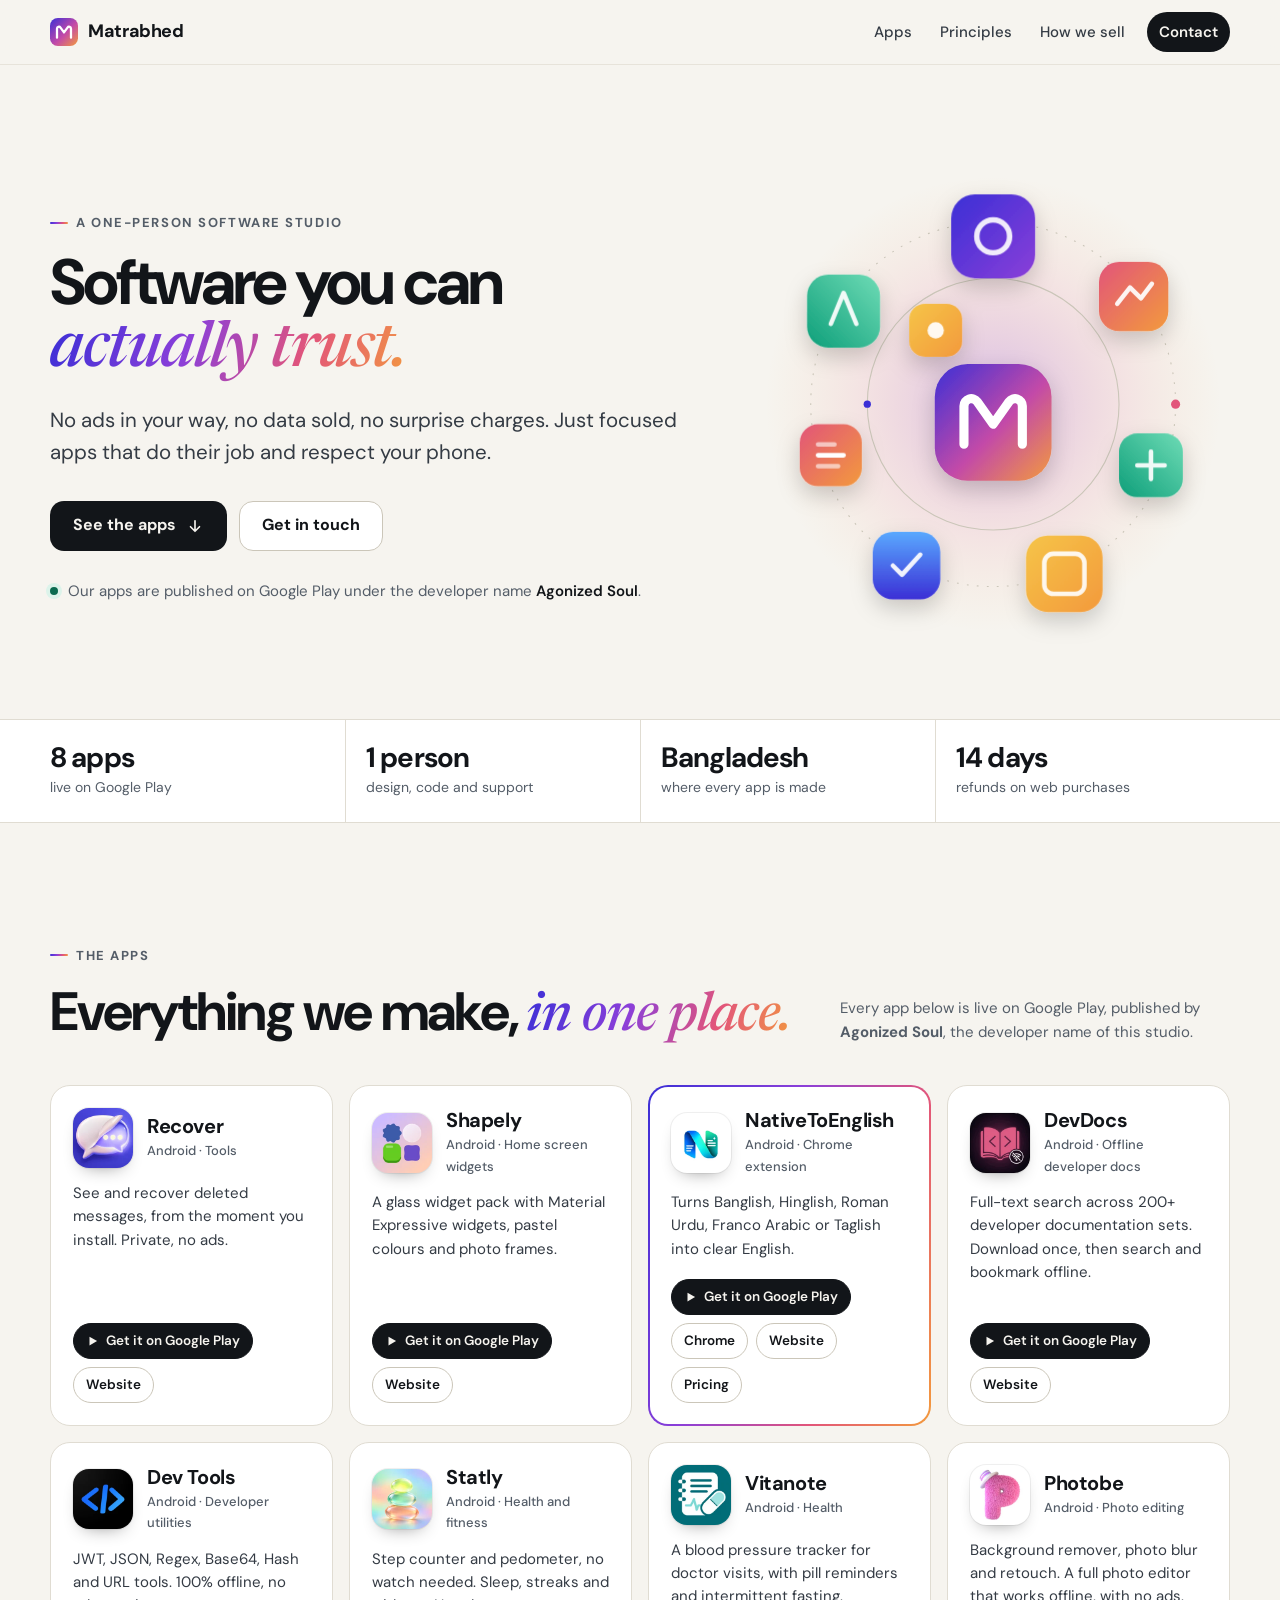
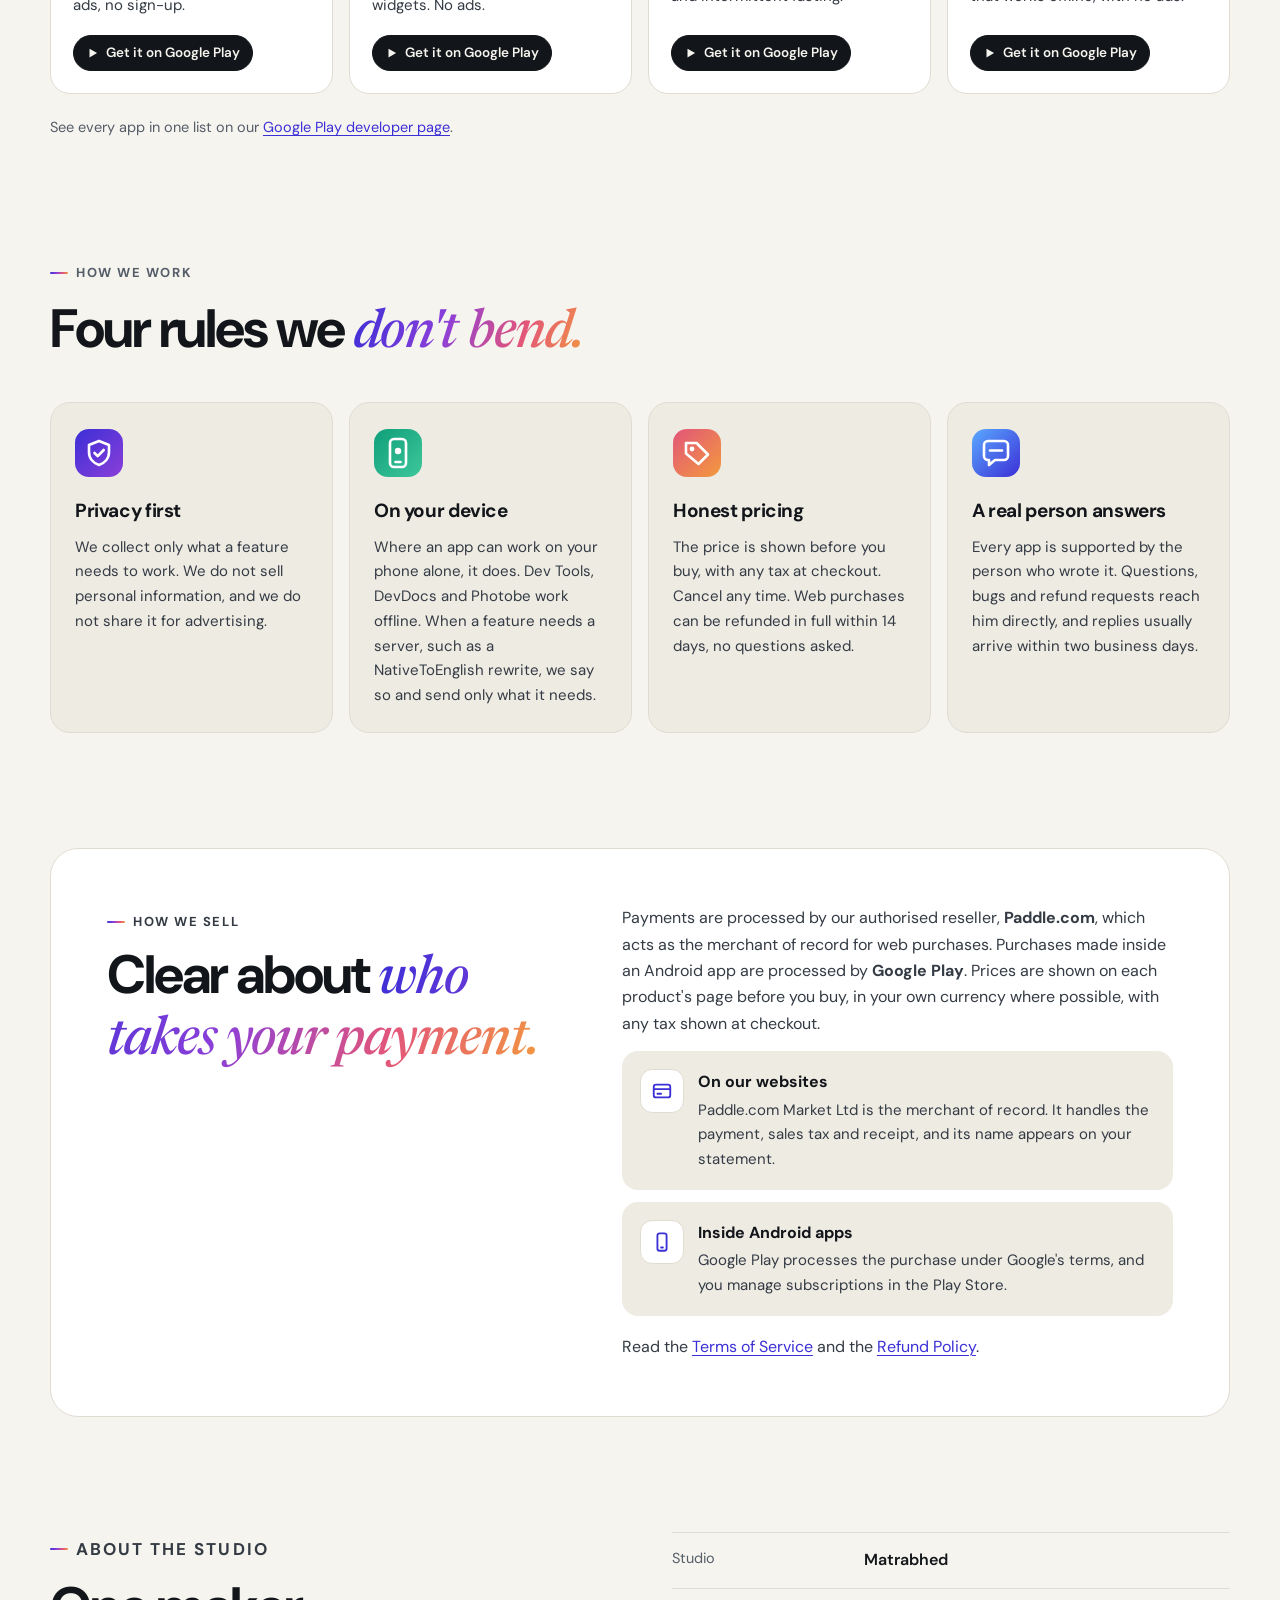
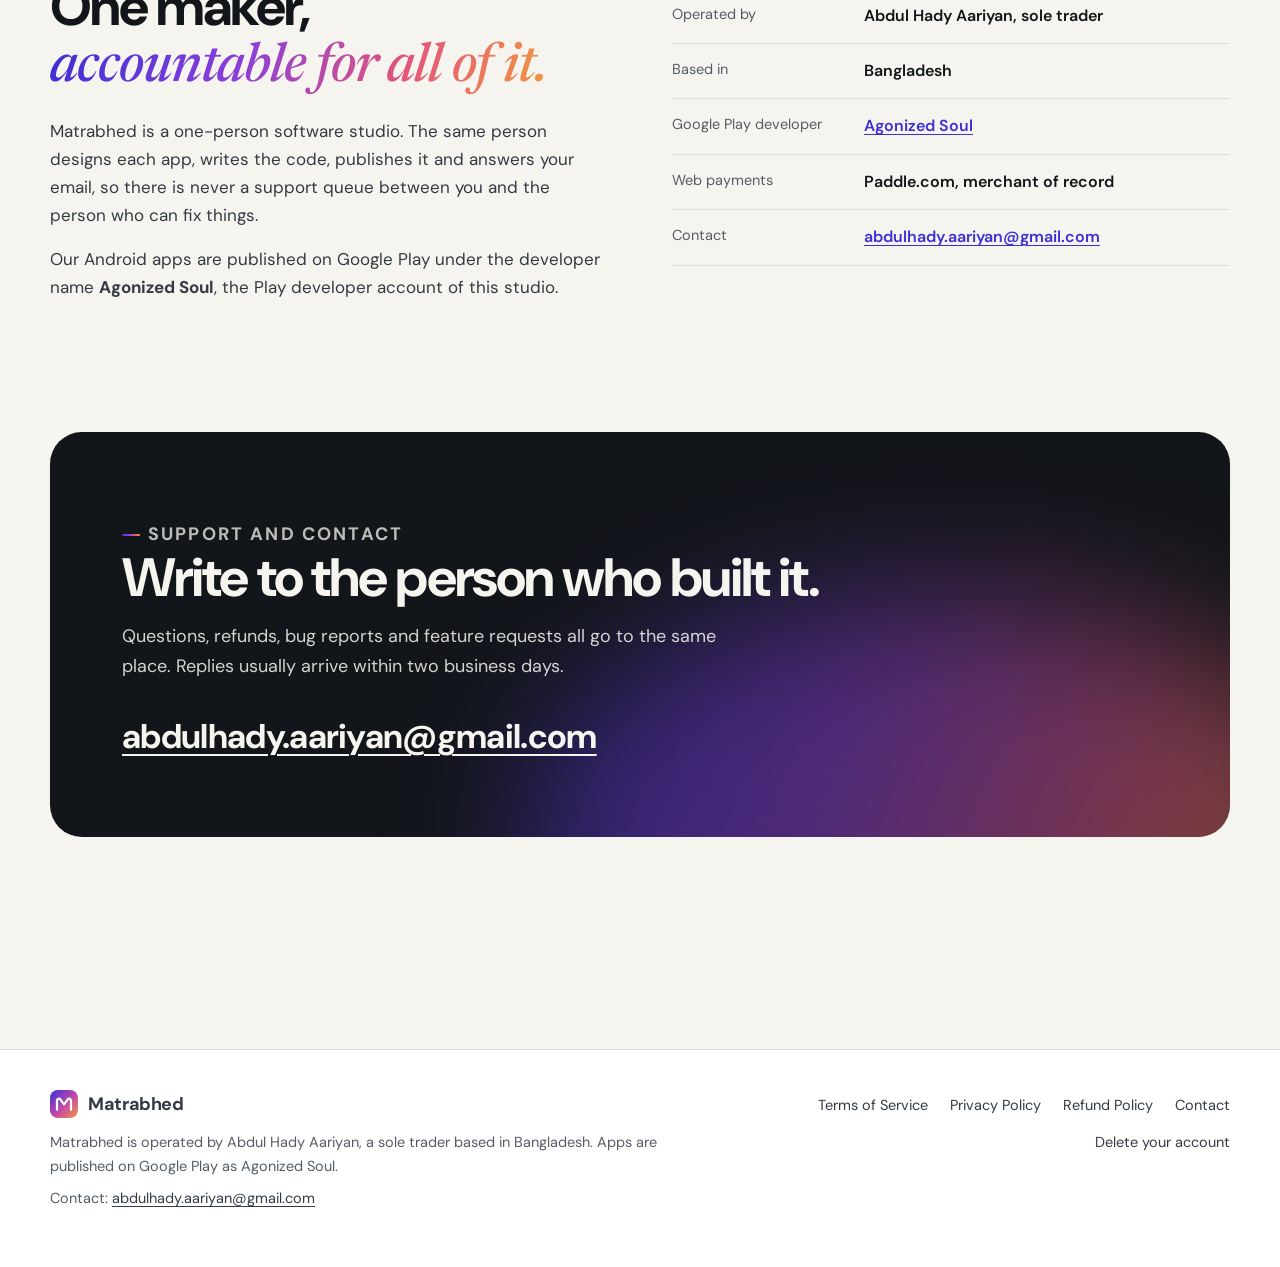
<file: index.html>
<!doctype html>
<html lang="en">
<head>
<meta charset="utf-8">
<meta name="viewport" content="width=device-width, initial-scale=1">
<title>Matrabhed: a one-person software studio. Software you can actually trust.</title>
<meta name="description" content="Matrabhed is a one-person software studio in Bangladesh. Its Android apps (Recover, Shapely, NativeToEnglish, DevDocs, Dev Tools, Statly, Vitanote and Photobe) are published on Google Play under the developer name Agonized Soul.">
<link rel="canonical" href="https://matrabhed.com/">
<meta name="theme-color" content="#f6f4ef">
<link rel="icon" href="/assets/favicon.svg" type="image/svg+xml">
<link rel="apple-touch-icon" href="/assets/apple-touch-icon.png">
<meta property="og:type" content="website">
<meta property="og:site_name" content="Matrabhed">
<meta property="og:url" content="https://matrabhed.com/">
<meta property="og:title" content="Matrabhed: software you can actually trust">
<meta property="og:description" content="A one-person software studio in Bangladesh. Eight Android apps on Google Play, published as Agonized Soul.">
<meta property="og:image" content="https://matrabhed.com/assets/og.png">
<meta property="og:image:width" content="1200">
<meta property="og:image:height" content="630">
<meta property="og:image:alt" content="Matrabhed: software you can actually trust.">
<meta name="twitter:card" content="summary_large_image">
<link rel="preconnect" href="https://fonts.googleapis.com">
<link rel="preconnect" href="https://fonts.gstatic.com" crossorigin>
<link rel="stylesheet" href="https://fonts.googleapis.com/css2?family=DM+Sans:opsz,wght@9..40,400..700&family=Newsreader:ital,opsz,wght@1,6..72,500&display=swap">
<link rel="stylesheet" href="/styles.css">
<script type="application/ld+json">
{
  "@context": "https://schema.org",
  "@type": "Organization",
  "name": "Matrabhed",
  "url": "https://matrabhed.com/",
  "logo": "https://matrabhed.com/assets/apple-touch-icon.png",
  "email": "abdulhady.aariyan@gmail.com",
  "founder": { "@type": "Person", "name": "Abdul Hady Aariyan" },
  "address": { "@type": "PostalAddress", "addressCountry": "BD" },
  "sameAs": ["https://play.google.com/store/apps/developer?id=Agonized+Soul"]
}
</script>
</head>
<body>
<a class="skip" href="#main">Skip to content</a>

<header class="site-header">
  <div class="wrap">
    <a class="brand" href="/" aria-label="Matrabhed, home">
      <svg viewBox="0 0 32 32" aria-hidden="true"><defs><linearGradient id="bm" x1="0" y1="0" x2="1" y2="1"><stop offset="0" stop-color="#3b2fd6"/><stop offset=".55" stop-color="#c34aa8"/><stop offset="1" stop-color="#f39a3d"/></linearGradient></defs><rect width="32" height="32" rx="9" fill="url(#bm)"/><path d="M8 22.5V12.2a2.2 2.2 0 0 1 4-1.3l4 5.6 4-5.6a2.2 2.2 0 0 1 4 1.3v10.3" fill="none" stroke="#fff" stroke-width="2.6" stroke-linecap="round" stroke-linejoin="round"/></svg>
      Matrabhed
    </a>
    <nav class="site-nav" aria-label="Main">
      <a href="#apps">Apps</a>
      <a class="wide" href="#principles">Principles</a>
      <a class="wide" href="#how-we-sell">How we sell</a>
      <a class="cta" href="#contact">Contact</a>
    </nav>
  </div>
</header>

<main id="main">
  <section class="hero" aria-labelledby="hero-title">
    <div class="wrap">
      <div>
        <p class="eyebrow">A one-person software studio</p>
        <h1 class="display" id="hero-title"><span class="nw">Software you can</span> <em>actually trust.</em></h1>
        <p class="lede">No ads in your way, no data sold, no surprise charges. Just focused apps that do their job and respect your phone.</p>
        <div class="hero-ctas">
          <a class="btn btn-primary" href="#apps">See the apps
            <svg viewBox="0 0 24 24" fill="none" stroke="currentColor" stroke-width="2.2" stroke-linecap="round" stroke-linejoin="round" aria-hidden="true"><path d="M12 5v14M6 13l6 6 6-6"/></svg></a>
          <a class="btn btn-ghost" href="#contact">Get in touch</a>
        </div>
        <p class="publisher"><span class="dot" aria-hidden="true"></span><span>Our apps are published on Google Play under the developer name <strong>Agonized Soul</strong>.</span></p>
      </div>

      <div class="hero-art" aria-hidden="true">
        <svg viewBox="0 0 520 520">
          <defs>
            <radialGradient id="glow" cx="50%" cy="50%" r="50%">
              <stop offset="0" stop-color="#8b3fd9" stop-opacity=".30"/>
              <stop offset=".6" stop-color="#e2557a" stop-opacity=".10"/>
              <stop offset="1" stop-color="#f39a3d" stop-opacity="0"/>
            </radialGradient>
            <linearGradient id="g1" x1="0" y1="0" x2="1" y2="1"><stop offset="0" stop-color="#3b2fd6"/><stop offset="1" stop-color="#8b3fd9"/></linearGradient>
            <linearGradient id="g2" x1="0" y1="0" x2="1" y2="1"><stop offset="0" stop-color="#e2557a"/><stop offset="1" stop-color="#f39a3d"/></linearGradient>
            <linearGradient id="g3" x1="0" y1="1" x2="1" y2="0"><stop offset="0" stop-color="#0e9f7a"/><stop offset="1" stop-color="#6fdcb6"/></linearGradient>
            <linearGradient id="g4" x1="0" y1="0" x2="1" y2="1"><stop offset="0" stop-color="#f6c548"/><stop offset="1" stop-color="#f39a3d"/></linearGradient>
            <linearGradient id="g5" x1="0" y1="0" x2="0" y2="1"><stop offset="0" stop-color="#5aa9ff"/><stop offset="1" stop-color="#3b2fd6"/></linearGradient>
            <linearGradient id="core" x1="0" y1="0" x2="1" y2="1"><stop offset="0" stop-color="#3b2fd6"/><stop offset=".55" stop-color="#c34aa8"/><stop offset="1" stop-color="#f39a3d"/></linearGradient>
            <filter id="soft" x="-30%" y="-30%" width="160%" height="160%"><feDropShadow dx="0" dy="10" stdDeviation="12" flood-color="#121519" flood-opacity=".18"/></filter>
          </defs>
          <circle cx="260" cy="260" r="250" fill="url(#glow)"/>
          <g class="spin" fill="none" stroke="currentColor" style="color: var(--line-strong)">
            <circle cx="260" cy="260" r="200" stroke-width="1.2" stroke-dasharray="2 9"/>
            <circle cx="260" cy="260" r="138" stroke-width="1.2"/>
            <circle cx="460" cy="260" r="5" fill="#e2557a" stroke="none"/>
            <circle cx="122" cy="260" r="4" fill="#3b2fd6" stroke="none"/>
          </g>

          <!-- Eight tiles, one for each app on the shelf. Abstract shapes, not the real icons. -->
          <g filter="url(#soft)">
            <g class="float"><rect x="214" y="30" width="92" height="92" rx="26" fill="url(#g1)"/><circle cx="260" cy="76" r="18" fill="none" stroke="#fff" stroke-width="6" opacity=".9"/></g>
            <g class="float b"><rect x="376" y="104" width="76" height="76" rx="22" fill="url(#g2)"/><path d="M396 150l14-18 12 12 12-16" fill="none" stroke="#fff" stroke-width="5" stroke-linecap="round" stroke-linejoin="round" opacity=".92"/></g>
            <g class="float c"><rect x="398" y="292" width="70" height="70" rx="20" fill="url(#g3)"/><path d="M418 327h30M433 312v30" stroke="#fff" stroke-width="5" stroke-linecap="round" opacity=".92"/></g>
            <g class="float"><rect x="296" y="404" width="84" height="84" rx="24" fill="url(#g4)"/><rect x="316" y="424" width="44" height="44" rx="10" fill="none" stroke="#fff" stroke-width="5" opacity=".9"/></g>
            <g class="float b"><rect x="128" y="400" width="74" height="74" rx="22" fill="url(#g5)"/><path d="M150 437l10 10 20-22" fill="none" stroke="#fff" stroke-width="5" stroke-linecap="round" stroke-linejoin="round" opacity=".92"/></g>
            <g class="float c"><rect x="48" y="282" width="68" height="68" rx="20" fill="url(#g2)"/><path d="M68 316h28" stroke="#fff" stroke-width="5" stroke-linecap="round"/><path d="M68 304h18M68 328h22" stroke="#fff" stroke-width="5" stroke-linecap="round" opacity=".6"/></g>
            <g class="float"><rect x="56" y="118" width="80" height="80" rx="23" fill="url(#g3)"/><path d="M82 172l14-34 14 34" fill="none" stroke="#fff" stroke-width="5" stroke-linecap="round" stroke-linejoin="round" opacity=".92"/></g>
            <g class="float b"><rect x="168" y="150" width="58" height="58" rx="17" fill="url(#g4)"/><circle cx="197" cy="179" r="9" fill="#fff" opacity=".92"/></g>
          </g>

          <!-- The studio at the centre -->
          <g filter="url(#soft)">
            <rect x="196" y="216" width="128" height="128" rx="36" fill="url(#core)"/>
            <path d="M228 304v-42a8 8 0 0 1 14.5-4.7L260 282l17.5-24.7A8 8 0 0 1 292 262v42" fill="none" stroke="#fff" stroke-width="10" stroke-linecap="round" stroke-linejoin="round"/>
          </g>
        </svg>
      </div>
    </div>
  </section>

  <section class="facts" aria-label="Studio at a glance">
    <div class="wrap">
      <ul>
        <li><b>8 apps</b><span>live on Google Play</span></li>
        <li><b>1 person</b><span>design, code and support</span></li>
        <li><b>Bangladesh</b><span>where every app is made</span></li>
        <li><b>14 days</b><span>refunds on web purchases</span></li>
      </ul>
    </div>
  </section>

  <section class="section" id="apps" aria-labelledby="apps-title">
    <div class="wrap">
      <div class="section-head">
        <div>
          <p class="eyebrow">The apps</p>
          <h2 class="h-section" id="apps-title">Everything we make, <em>in one place.</em></h2>
        </div>
        <p class="side">Every app below is live on Google Play, published by <strong>Agonized Soul</strong>, the developer name of this studio.</p>
      </div>

      <ul class="apps">
        <li class="app">
          <div class="app-top">
            <img class="app-icon" src="/assets/apps/recover.webp" width="60" height="60" alt="" loading="lazy" decoding="async">
            <div><h3>Recover</h3><p class="kind">Android · Tools</p></div>
          </div>
          <p class="what">See and recover deleted messages, from the moment you install. Private, no ads.</p>
          <div class="links">
            <a class="pill play" href="https://play.google.com/store/apps/details?id=com.nothinglost.app" rel="noopener" aria-label="Get Recover on Google Play"><svg viewBox="0 0 24 24" aria-hidden="true"><path d="M6 4.5v15l13-7.5z" fill="currentColor"/></svg>Get it on Google Play</a>
            <a class="pill" href="https://recover.matrabhed.com" rel="noopener" aria-label="Recover website">Website</a>
          </div>
        </li>

        <li class="app">
          <div class="app-top">
            <img class="app-icon" src="/assets/apps/shapely.webp" width="60" height="60" alt="" loading="lazy" decoding="async">
            <div><h3>Shapely</h3><p class="kind">Android · Home screen widgets</p></div>
          </div>
          <p class="what">A glass widget pack with Material Expressive widgets, pastel colours and photo frames.</p>
          <div class="links">
            <a class="pill play" href="https://play.google.com/store/apps/details?id=com.shapely.widgets" rel="noopener" aria-label="Get Shapely on Google Play"><svg viewBox="0 0 24 24" aria-hidden="true"><path d="M6 4.5v15l13-7.5z" fill="currentColor"/></svg>Get it on Google Play</a>
            <a class="pill" href="https://shapely.matrabhed.com" rel="noopener" aria-label="Shapely website">Website</a>
          </div>
        </li>

        <li class="app featured">
          <div class="app-top">
            <img class="app-icon" src="/assets/apps/nativetoenglish.webp" width="60" height="60" alt="" loading="lazy" decoding="async">
            <div><h3>NativeToEnglish</h3><p class="kind">Android · Chrome extension</p></div>
          </div>
          <p class="what">Turns Banglish, Hinglish, Roman Urdu, Franco Arabic or Taglish into clear English.</p>
          <div class="links">
            <a class="pill play" href="https://play.google.com/store/apps/details?id=com.nativetoenglish.mobile" rel="noopener" aria-label="Get NativeToEnglish on Google Play"><svg viewBox="0 0 24 24" aria-hidden="true"><path d="M6 4.5v15l13-7.5z" fill="currentColor"/></svg>Get it on Google Play</a>
            <a class="pill" href="https://chromewebstore.google.com/detail/nativetoenglish/hcifnjfjbeemchhjmhghefoonidcnjdm" rel="noopener" aria-label="NativeToEnglish in the Chrome Web Store">Chrome</a>
            <a class="pill" href="https://nativetoenglish.landing.matrabhed.com" rel="noopener" aria-label="NativeToEnglish website">Website</a>
            <a class="pill" href="/nativetoenglish.html" aria-label="NativeToEnglish Pro pricing">Pricing</a>
          </div>
        </li>

        <li class="app">
          <div class="app-top">
            <img class="app-icon" src="/assets/apps/devdocs.webp" width="60" height="60" alt="" loading="lazy" decoding="async">
            <div><h3>DevDocs</h3><p class="kind">Android · Offline developer docs</p></div>
          </div>
          <p class="what">Full-text search across 200+ developer documentation sets. Download once, then search and bookmark offline.</p>
          <div class="links">
            <a class="pill play" href="https://play.google.com/store/apps/details?id=com.devdocs.app" rel="noopener" aria-label="Get DevDocs on Google Play"><svg viewBox="0 0 24 24" aria-hidden="true"><path d="M6 4.5v15l13-7.5z" fill="currentColor"/></svg>Get it on Google Play</a>
            <a class="pill" href="https://devdocs.landing.matrabhed.com" rel="noopener" aria-label="DevDocs website">Website</a>
          </div>
        </li>

        <li class="app">
          <div class="app-top">
            <img class="app-icon" src="/assets/apps/devtools.webp" width="60" height="60" alt="" loading="lazy" decoding="async">
            <div><h3>Dev Tools</h3><p class="kind">Android · Developer utilities</p></div>
          </div>
          <p class="what">JWT, JSON, Regex, Base64, Hash and URL tools. 100% offline, no ads, no sign-up.</p>
          <div class="links">
            <a class="pill play" href="https://play.google.com/store/apps/details?id=com.devtools.app" rel="noopener" aria-label="Get Dev Tools on Google Play"><svg viewBox="0 0 24 24" aria-hidden="true"><path d="M6 4.5v15l13-7.5z" fill="currentColor"/></svg>Get it on Google Play</a>
          </div>
        </li>

        <li class="app">
          <div class="app-top">
            <img class="app-icon" src="/assets/apps/statly.webp" width="60" height="60" alt="" loading="lazy" decoding="async">
            <div><h3>Statly</h3><p class="kind">Android · Health and fitness</p></div>
          </div>
          <p class="what">Step counter and pedometer, no watch needed. Sleep, streaks and widgets. No ads.</p>
          <div class="links">
            <a class="pill play" href="https://play.google.com/store/apps/details?id=com.statly.app" rel="noopener" aria-label="Get Statly on Google Play"><svg viewBox="0 0 24 24" aria-hidden="true"><path d="M6 4.5v15l13-7.5z" fill="currentColor"/></svg>Get it on Google Play</a>
          </div>
        </li>

        <li class="app">
          <div class="app-top">
            <img class="app-icon" src="/assets/apps/vitanote.webp" width="60" height="60" alt="" loading="lazy" decoding="async">
            <div><h3>Vitanote</h3><p class="kind">Android · Health</p></div>
          </div>
          <p class="what">A blood pressure tracker for doctor visits, with pill reminders and intermittent fasting.</p>
          <div class="links">
            <a class="pill play" href="https://play.google.com/store/apps/details?id=com.healthapps.app" rel="noopener" aria-label="Get Vitanote on Google Play"><svg viewBox="0 0 24 24" aria-hidden="true"><path d="M6 4.5v15l13-7.5z" fill="currentColor"/></svg>Get it on Google Play</a>
          </div>
        </li>

        <li class="app">
          <div class="app-top">
            <img class="app-icon" src="/assets/apps/photobe.webp" width="60" height="60" alt="" loading="lazy" decoding="async">
            <div><h3>Photobe</h3><p class="kind">Android · Photo editing</p></div>
          </div>
          <p class="what">Background remover, photo blur and retouch. A full photo editor that works offline, with no ads.</p>
          <div class="links">
            <a class="pill play" href="https://play.google.com/store/apps/details?id=com.aariyan.photoeditor" rel="noopener" aria-label="Get Photobe on Google Play"><svg viewBox="0 0 24 24" aria-hidden="true"><path d="M6 4.5v15l13-7.5z" fill="currentColor"/></svg>Get it on Google Play</a>
          </div>
        </li>
      </ul>
      <p class="apps-note">See every app in one list on our <a href="https://play.google.com/store/apps/developer?id=Agonized+Soul" rel="noopener">Google Play developer page</a>.</p>
    </div>
  </section>

  <section class="section" id="principles" aria-labelledby="principles-title">
    <div class="wrap">
      <div class="section-head">
        <div>
          <p class="eyebrow">How we work</p>
          <h2 class="h-section" id="principles-title">Four rules we <em>don't bend.</em></h2>
        </div>
      </div>
      <ul class="principles">
        <li class="principle">
          <svg class="glyph" viewBox="0 0 48 48" aria-hidden="true"><defs><linearGradient id="pg1" x1="0" y1="0" x2="1" y2="1"><stop offset="0" stop-color="#3b2fd6"/><stop offset="1" stop-color="#8b3fd9"/></linearGradient></defs><rect width="48" height="48" rx="14" fill="url(#pg1)"/><path d="M24 12l10 4v7c0 6.5-4.3 11.2-10 13-5.7-1.8-10-6.5-10-13v-7z" fill="none" stroke="#fff" stroke-width="2.6" stroke-linejoin="round"/><path d="M19.5 24l3.2 3.2 6-6.2" fill="none" stroke="#fff" stroke-width="2.6" stroke-linecap="round" stroke-linejoin="round"/></svg>
          <h3>Privacy first</h3>
          <p>We collect only what a feature needs to work. We do not sell personal information, and we do not share it for advertising.</p>
        </li>
        <li class="principle">
          <svg class="glyph" viewBox="0 0 48 48" aria-hidden="true"><defs><linearGradient id="pg2" x1="0" y1="0" x2="1" y2="1"><stop offset="0" stop-color="#0e9f7a"/><stop offset="1" stop-color="#3fc79a"/></linearGradient></defs><rect width="48" height="48" rx="14" fill="url(#pg2)"/><rect x="16" y="10" width="16" height="28" rx="4" fill="none" stroke="#fff" stroke-width="2.6"/><path d="M21.5 33h5" stroke="#fff" stroke-width="2.6" stroke-linecap="round"/><circle cx="24" cy="22" r="3.2" fill="#fff"/></svg>
          <h3>On your device</h3>
          <p>Where an app can work on your phone alone, it does. Dev Tools, DevDocs and Photobe work offline. When a feature needs a server, such as a NativeToEnglish rewrite, we say so and send only what it needs.</p>
        </li>
        <li class="principle">
          <svg class="glyph" viewBox="0 0 48 48" aria-hidden="true"><defs><linearGradient id="pg3" x1="0" y1="0" x2="1" y2="1"><stop offset="0" stop-color="#e2557a"/><stop offset="1" stop-color="#f39a3d"/></linearGradient></defs><rect width="48" height="48" rx="14" fill="url(#pg3)"/><path d="M13 24.5V14h10.5L35 25.5 25.5 35z" fill="none" stroke="#fff" stroke-width="2.6" stroke-linejoin="round"/><circle cx="19" cy="20" r="2.4" fill="#fff"/></svg>
          <h3>Honest pricing</h3>
          <p>The price is shown before you buy, with any tax at checkout. Cancel any time. Web purchases can be refunded in full within 14 days, no questions asked.</p>
        </li>
        <li class="principle">
          <svg class="glyph" viewBox="0 0 48 48" aria-hidden="true"><defs><linearGradient id="pg4" x1="0" y1="0" x2="1" y2="1"><stop offset="0" stop-color="#5aa9ff"/><stop offset="1" stop-color="#3b2fd6"/></linearGradient></defs><rect width="48" height="48" rx="14" fill="url(#pg4)"/><path d="M12 16a4 4 0 0 1 4-4h16a4 4 0 0 1 4 4v11a4 4 0 0 1-4 4h-9l-6 5v-5h-1a4 4 0 0 1-4-4z" fill="none" stroke="#fff" stroke-width="2.6" stroke-linejoin="round"/><path d="M18 21.5h12" stroke="#fff" stroke-width="2.6" stroke-linecap="round"/></svg>
          <h3>A real person answers</h3>
          <p>Every app is supported by the person who wrote it. Questions, bugs and refund requests reach him directly, and replies usually arrive within two business days.</p>
        </li>
      </ul>
    </div>
  </section>

  <section class="section" id="how-we-sell" aria-labelledby="sell-title">
    <div class="wrap">
      <div class="panel">
        <div>
          <p class="eyebrow">How we sell</p>
          <h2 class="h-section" id="sell-title">Clear about <em>who takes your payment.</em></h2>
        </div>
        <div>
          <p>Payments are processed by our authorised reseller, <strong>Paddle.com</strong>, which acts as the merchant of record for web purchases. Purchases made inside an Android app are processed by <strong>Google Play</strong>. Prices are shown on each product's page before you buy, in your own currency where possible, with any tax shown at checkout.</p>
          <ul class="ways">
            <li>
              <span class="badge"><svg viewBox="0 0 24 24" fill="none" stroke="currentColor" stroke-width="2" stroke-linecap="round" stroke-linejoin="round" aria-hidden="true"><rect x="3" y="5" width="18" height="14" rx="2.5"/><path d="M3 10h18M7 15h4"/></svg></span>
              <div><h3>On our websites</h3><p>Paddle.com Market Ltd is the merchant of record. It handles the payment, sales tax and receipt, and its name appears on your statement.</p></div>
            </li>
            <li>
              <span class="badge"><svg viewBox="0 0 24 24" fill="none" stroke="currentColor" stroke-width="2" stroke-linecap="round" stroke-linejoin="round" aria-hidden="true"><rect x="7" y="2.5" width="10" height="19" rx="2.5"/><path d="M11 18h2"/></svg></span>
              <div><h3>Inside Android apps</h3><p>Google Play processes the purchase under Google's terms, and you manage subscriptions in the Play Store.</p></div>
            </li>
          </ul>
          <p style="margin-top:18px">Read the <a href="/terms.html">Terms of Service</a> and the <a href="/refunds.html">Refund Policy</a>.</p>
        </div>
      </div>
    </div>
  </section>

  <section class="section" id="about" aria-labelledby="about-title">
    <div class="wrap about">
      <div>
        <p class="eyebrow">About the studio</p>
        <h2 class="h-section" id="about-title">One maker, <em>accountable for all of it.</em></h2>
        <p style="margin-top:20px">Matrabhed is a one-person software studio. The same person designs each app, writes the code, publishes it and answers your email, so there is never a support queue between you and the person who can fix things.</p>
        <p>Our Android apps are published on Google Play under the developer name <strong>Agonized Soul</strong>, the Play developer account of this studio.</p>
      </div>
      <dl>
        <div><dt>Studio</dt><dd>Matrabhed</dd></div>
        <div><dt>Operated by</dt><dd>Abdul Hady Aariyan, sole trader</dd></div>
        <div><dt>Based in</dt><dd>Bangladesh</dd></div>
        <div><dt>Google Play developer</dt><dd><a href="https://play.google.com/store/apps/developer?id=Agonized+Soul" rel="noopener">Agonized Soul</a></dd></div>
        <div><dt>Web payments</dt><dd>Paddle.com, merchant of record</dd></div>
        <div><dt>Contact</dt><dd><a href="mailto:abdulhady.aariyan@gmail.com">abdulhady.aariyan@gmail.com</a></dd></div>
      </dl>
    </div>
  </section>

  <section class="section" id="contact" aria-labelledby="contact-title">
    <div class="wrap">
      <div class="contact">
        <p class="eyebrow">Support and contact</p>
        <h2 class="h-section" id="contact-title">Write to the person who built it.</h2>
        <p>Questions, refunds, bug reports and feature requests all go to the same place. Replies usually arrive within two business days.</p>
        <a class="mail" href="mailto:abdulhady.aariyan@gmail.com">abdulhady.aariyan@gmail.com</a>
      </div>
    </div>
  </section>
</main>

<footer class="site-footer">
  <div class="wrap">
    <div>
      <a class="brand" href="/" aria-label="Matrabhed, home"><svg viewBox="0 0 32 32" aria-hidden="true"><rect width="32" height="32" rx="9" fill="url(#bm)"/><path d="M8 22.5V12.2a2.2 2.2 0 0 1 4-1.3l4 5.6 4-5.6a2.2 2.2 0 0 1 4 1.3v10.3" fill="none" stroke="#fff" stroke-width="2.6" stroke-linecap="round" stroke-linejoin="round"/></svg>Matrabhed</a>
      <p>Matrabhed is operated by Abdul Hady Aariyan, a sole trader based in Bangladesh. Apps are published on Google Play as Agonized Soul.</p>
      <p>Contact: <a href="mailto:abdulhady.aariyan@gmail.com">abdulhady.aariyan@gmail.com</a></p>
    </div>
    <nav aria-label="Legal and support">
      <ul class="foot-links">
        <li><a href="/terms.html">Terms of Service</a></li>
        <li><a href="/privacy.html">Privacy Policy</a></li>
        <li><a href="/refunds.html">Refund Policy</a></li>
        <li><a href="mailto:abdulhady.aariyan@gmail.com">Contact</a></li>
        <li><a href="/delete-account.html">Delete your account</a></li>
      </ul>
    </nav>
  </div>
</footer>
</body>
</html>
</file>
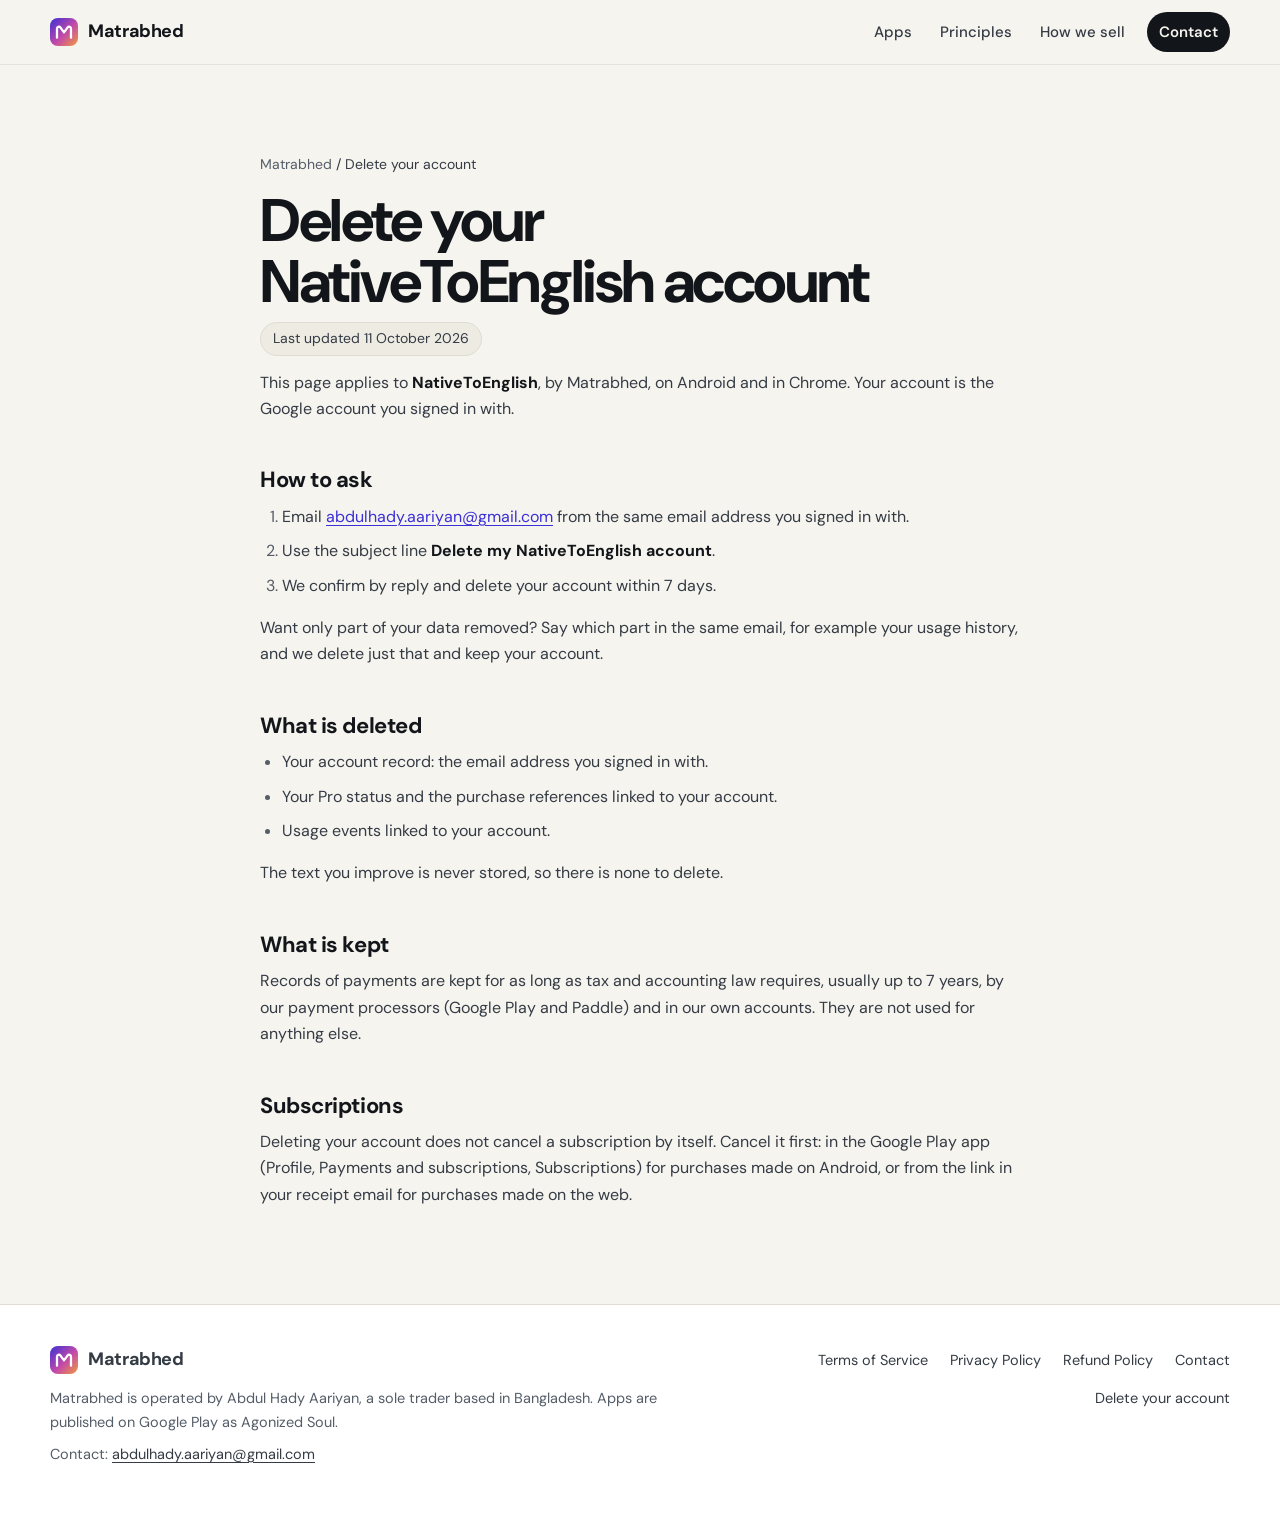
<file: delete-account.html>
<!doctype html>
<html lang="en">
<head>
<meta charset="utf-8">
<meta name="viewport" content="width=device-width, initial-scale=1">
<title>Delete your account — Matrabhed</title>
<meta name="description" content="How to delete your NativeToEnglish account and data, or just part of it.">
<link rel="icon" href="/assets/favicon.svg" type="image/svg+xml">
<link rel="canonical" href="https://matrabhed.com/delete-account.html">
<meta name="theme-color" content="#f6f4ef">
<link rel="apple-touch-icon" href="/assets/apple-touch-icon.png">
<meta property="og:type" content="website">
<meta property="og:site_name" content="Matrabhed">
<meta property="og:url" content="https://matrabhed.com/delete-account.html">
<meta property="og:title" content="Delete your account — Matrabhed">
<meta property="og:description" content="How to delete your NativeToEnglish account and data, or just part of it.">
<meta property="og:image" content="https://matrabhed.com/assets/og.png">
<meta name="twitter:card" content="summary_large_image">
<link rel="preconnect" href="https://fonts.googleapis.com">
<link rel="preconnect" href="https://fonts.gstatic.com" crossorigin>
<link rel="stylesheet" href="https://fonts.googleapis.com/css2?family=DM+Sans:opsz,wght@9..40,400..700&family=Newsreader:ital,opsz,wght@1,6..72,500&display=swap">
<link rel="stylesheet" href="/styles.css">
</head>
<body>
<a class="skip" href="#main">Skip to content</a>
<header class="site-header">
  <div class="wrap">
    <a class="brand" href="/" aria-label="Matrabhed, home"><svg viewBox="0 0 32 32" aria-hidden="true"><defs><linearGradient id="bm" x1="0" y1="0" x2="1" y2="1"><stop offset="0" stop-color="#3b2fd6"/><stop offset=".55" stop-color="#c34aa8"/><stop offset="1" stop-color="#f39a3d"/></linearGradient></defs><rect width="32" height="32" rx="9" fill="url(#bm)"/><path d="M8 22.5V12.2a2.2 2.2 0 0 1 4-1.3l4 5.6 4-5.6a2.2 2.2 0 0 1 4 1.3v10.3" fill="none" stroke="#fff" stroke-width="2.6" stroke-linecap="round" stroke-linejoin="round"/></svg>Matrabhed</a>
    <nav class="site-nav" aria-label="Main">
      <a href="/#apps">Apps</a>
      <a class="wide" href="/#principles">Principles</a>
      <a class="wide" href="/#how-we-sell">How we sell</a>
      <a class="cta" href="/#contact">Contact</a>
    </nav>
  </div>
</header>
<main id="main" class="doc"><div class="wrap narrow">
<p class="doc-crumb"><a href="/">Matrabhed</a> / Delete your account</p>
<h1>Delete your NativeToEnglish account</h1>
<p class="updated">Last updated 11 October 2026</p>

<p>This page applies to <strong>NativeToEnglish</strong>, by Matrabhed, on Android and in Chrome. Your account is the Google account you signed in with.</p>

<h2>How to ask</h2>
<ol>
  <li>Email <a href="mailto:abdulhady.aariyan@gmail.com?subject=Delete%20my%20NativeToEnglish%20account">abdulhady.aariyan@gmail.com</a> from the same email address you signed in with.</li>
  <li>Use the subject line <strong>Delete my NativeToEnglish account</strong>.</li>
  <li>We confirm by reply and delete your account within 7 days.</li>
</ol>
<p>Want only part of your data removed? Say which part in the same email, for example your usage history, and we delete just that and keep your account.</p>

<h2>What is deleted</h2>
<ul>
  <li>Your account record: the email address you signed in with.</li>
  <li>Your Pro status and the purchase references linked to your account.</li>
  <li>Usage events linked to your account.</li>
</ul>
<p>The text you improve is never stored, so there is none to delete.</p>

<h2>What is kept</h2>
<p>Records of payments are kept for as long as tax and accounting law requires, usually up to 7 years, by our payment processors (Google Play and Paddle) and in our own accounts. They are not used for anything else.</p>

<h2>Subscriptions</h2>
<p>Deleting your account does not cancel a subscription by itself. Cancel it first: in the Google Play app (Profile, Payments and subscriptions, Subscriptions) for purchases made on Android, or from the link in your receipt email for purchases made on the web.</p>
</div></main>
<footer class="site-footer">
  <div class="wrap">
    <div>
      <a class="brand" href="/" aria-label="Matrabhed, home"><svg viewBox="0 0 32 32" aria-hidden="true"><rect width="32" height="32" rx="9" fill="url(#bm)"/><path d="M8 22.5V12.2a2.2 2.2 0 0 1 4-1.3l4 5.6 4-5.6a2.2 2.2 0 0 1 4 1.3v10.3" fill="none" stroke="#fff" stroke-width="2.6" stroke-linecap="round" stroke-linejoin="round"/></svg>Matrabhed</a>
      <p>Matrabhed is operated by Abdul Hady Aariyan, a sole trader based in Bangladesh. Apps are published on Google Play as Agonized Soul.</p>
      <p>Contact: <a href="mailto:abdulhady.aariyan@gmail.com">abdulhady.aariyan@gmail.com</a></p>
    </div>
    <nav aria-label="Legal and support">
      <ul class="foot-links">
        <li><a href="/terms.html">Terms of Service</a></li>
        <li><a href="/privacy.html">Privacy Policy</a></li>
        <li><a href="/refunds.html">Refund Policy</a></li>
        <li><a href="mailto:abdulhady.aariyan@gmail.com">Contact</a></li>
        <li><a href="/delete-account.html">Delete your account</a></li>
      </ul>
    </nav>
  </div>
</footer>
</body>
</html>
</file>
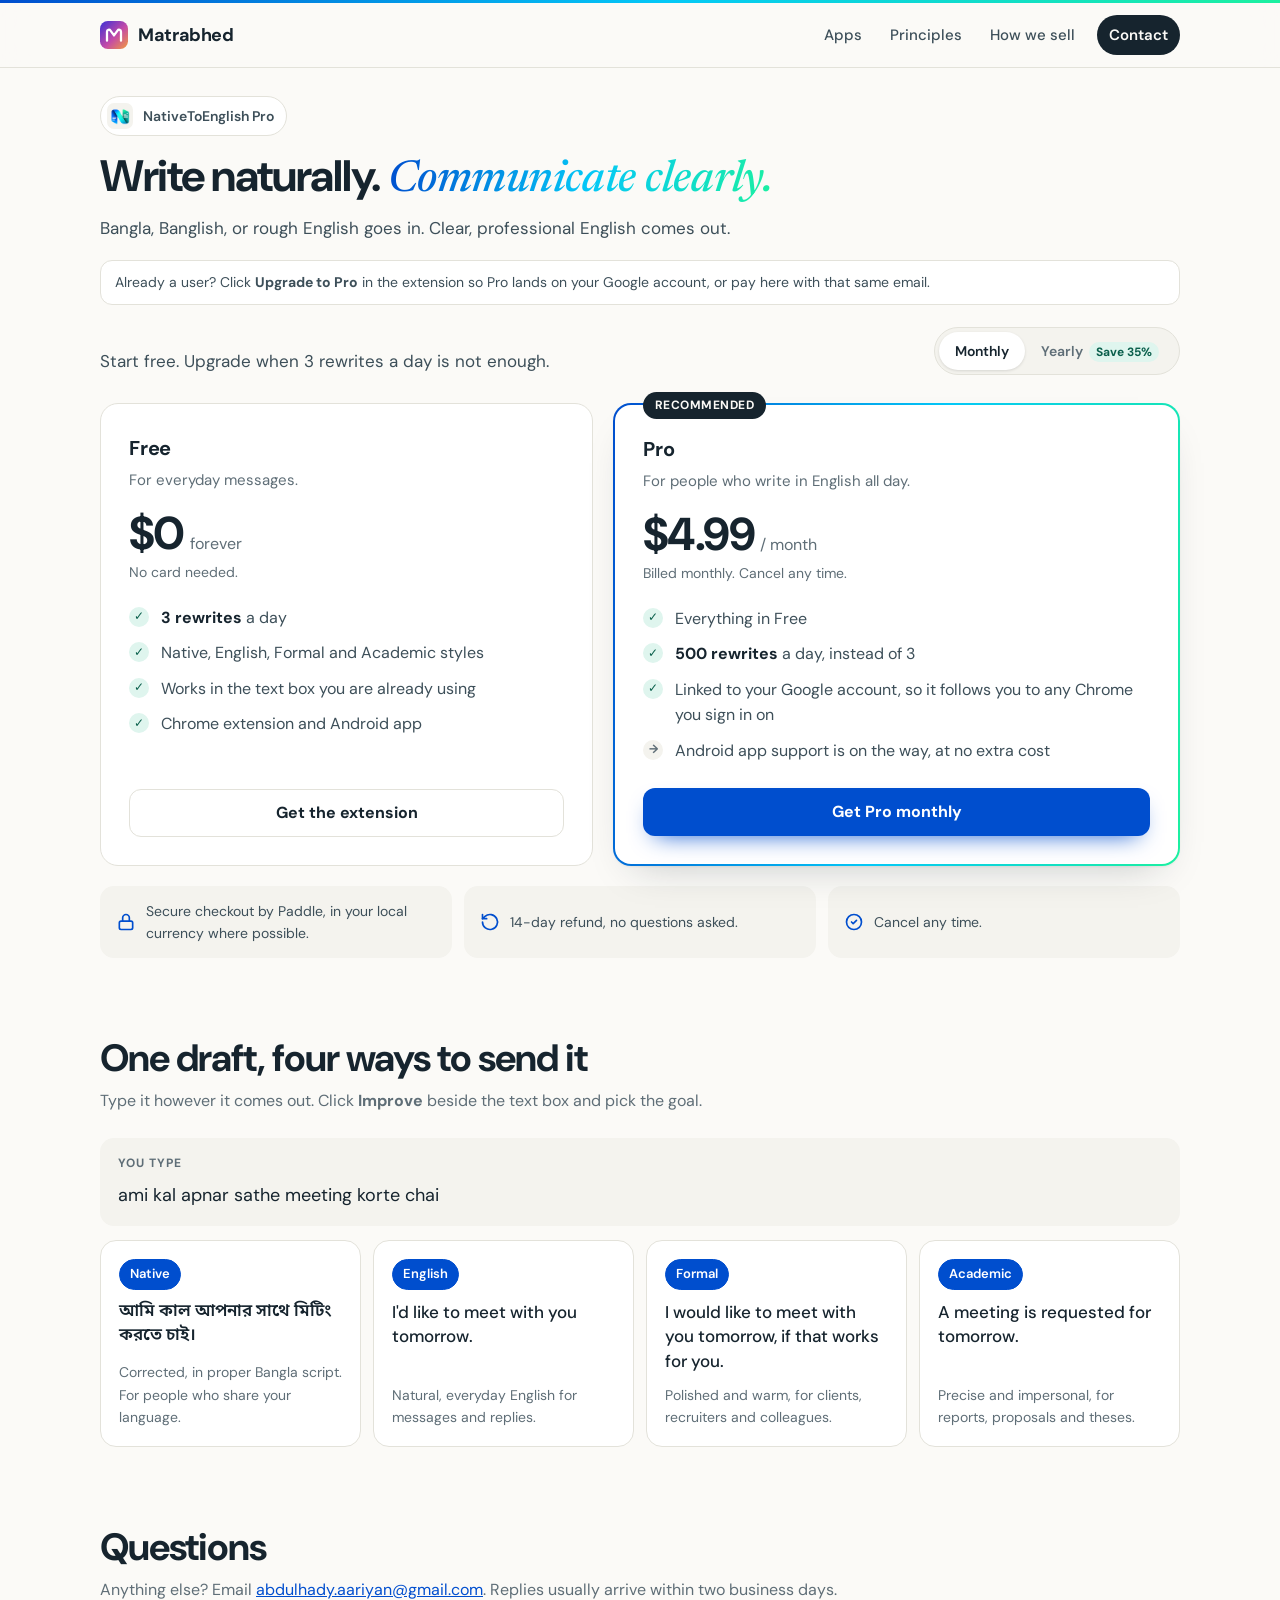
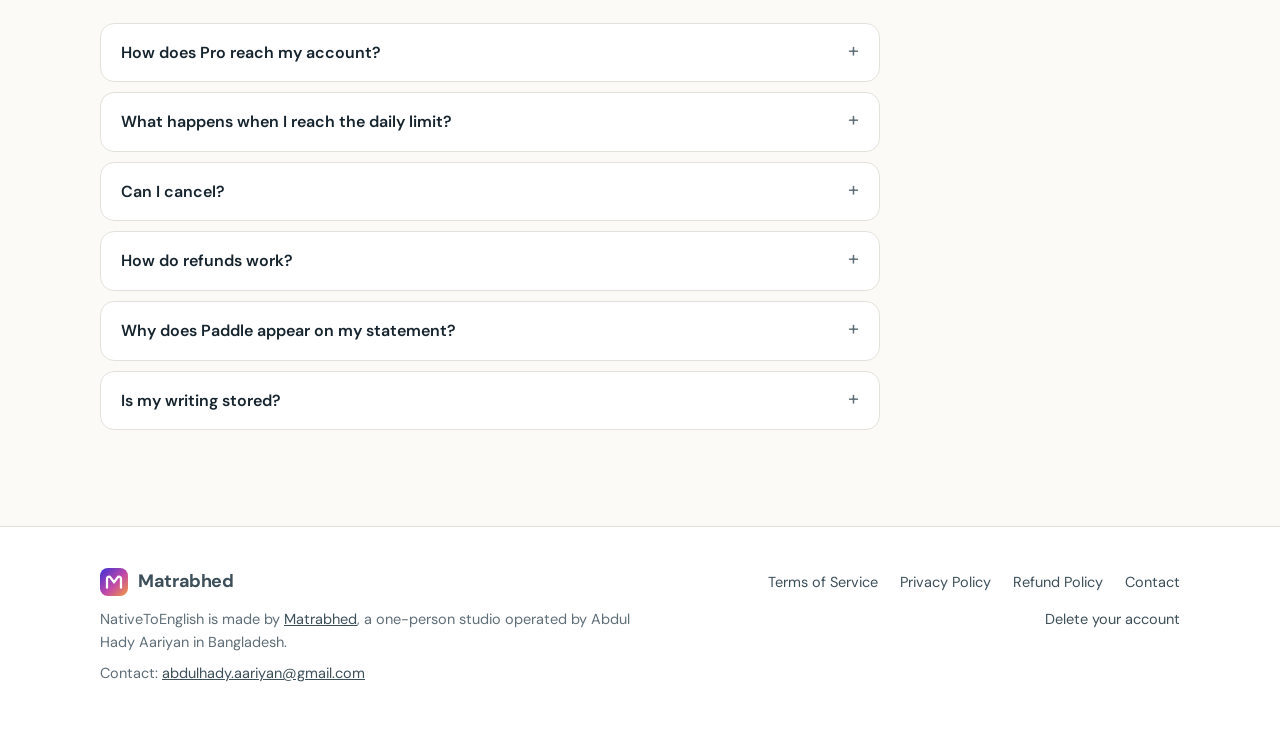
<file: nativetoenglish.html>
<!doctype html>
<html lang="en">
<head>
<meta charset="utf-8">
<meta name="viewport" content="width=device-width, initial-scale=1">
<title>NativeToEnglish Pro — Pricing</title>
<meta name="description" content="NativeToEnglish Pro: hundreds of rewrites a day from Bangla, Banglish or rough English into clear, professional English. USD 4.99 a month or USD 39 a year. Cancel any time, 14-day refunds.">
<link rel="icon" href="/assets/nte-mark.png">
<link rel="canonical" href="https://matrabhed.com/nativetoenglish.html">
<meta name="theme-color" content="#f6f4ef">
<link rel="apple-touch-icon" href="/assets/apple-touch-icon.png">
<meta property="og:type" content="website">
<meta property="og:site_name" content="Matrabhed">
<meta property="og:url" content="https://matrabhed.com/nativetoenglish.html">
<meta property="og:title" content="NativeToEnglish Pro: pricing">
<meta property="og:description" content="NativeToEnglish Pro: hundreds of rewrites a day from Bangla, Banglish or rough English into clear, professional English. USD 4.99 a month or USD 39 a year. Cancel any time, 14-day refunds.">
<meta property="og:image" content="https://matrabhed.com/assets/og.png">
<meta name="twitter:card" content="summary_large_image">
<link rel="preconnect" href="https://fonts.googleapis.com">
<link rel="preconnect" href="https://fonts.gstatic.com" crossorigin>
<link rel="stylesheet" href="https://fonts.googleapis.com/css2?family=DM+Sans:opsz,wght@9..40,400..700&family=Newsreader:ital,opsz,wght@0,6..72,500;1,6..72,500&family=Noto+Sans+Bengali:wght@600&display=swap">
<style>
  :root {
    --paper: #fbfaf7;
    --surface: #ffffff;
    --sunk: #f4f3ee;
    --ink: #16242e;
    --ink-soft: #3d4f59;
    --muted: #5f6e77;
    --line: #e3e2da;
    --blue: #004ece;
    --blue-deep: #003da6;
    --blue-wash: #e8f0ff;
    --mint: #dff5ee;
    --mint-ink: #0a5f4c;
    --on-blue: #ffffff;
    --brand: linear-gradient(100deg, #004ece 0%, #04c8f7 52%, #1cf0a0 100%);
    --shadow: 0 1px 2px rgb(22 36 46 / 5%), 0 18px 40px -22px rgb(22 36 46 / 28%);
    --radius: 18px;
  }
  
  :root[data-theme="dark"] {
    --paper: #0e1418; --surface: #151d22; --sunk: #111a1f; --ink: #edefea; --ink-soft: #c3ccce;
    --muted: #93a1a8; --line: #26323a; --blue: #6aa8ff; --blue-deep: #95c1ff; --blue-wash: #13243b;
    --mint: #0f2d26; --mint-ink: #6fe0bc; --on-blue: #06182f;
  }

  * { box-sizing: border-box; }
  html { -webkit-text-size-adjust: 100%; }
  body {
    margin: 0; background: var(--paper); color: var(--ink);
    font: 16px/1.6 "DM Sans", ui-sans-serif, system-ui, -apple-system, "Segoe UI", sans-serif;
    -webkit-font-smoothing: antialiased;
  }
  a { color: var(--blue); }
  .wrap { width: min(1080px, 100% - 32px); margin-inline: auto; }
  body::before { content: ""; display: block; height: 3px; background: var(--brand); }

  /* Studio header */
  .top { display: flex; align-items: center; justify-content: space-between; gap: 16px; padding-block: 18px; }
  .studio { color: var(--ink); font-weight: 700; letter-spacing: -.01em; text-decoration: none; }
  .top nav { display: flex; gap: 18px; flex-wrap: wrap; }
  .top nav a { color: var(--muted); text-decoration: none; font-size: 14px; }
  .top nav a:hover { color: var(--ink); }

  /* Hero */
  .hero { display: grid; grid-template-columns: 1.05fr .95fr; gap: 48px; align-items: center; padding-block: 48px 64px; }
  .product { display: inline-flex; align-items: center; gap: 10px; padding: 6px 12px 6px 6px; border: 1px solid var(--line); border-radius: 999px; background: var(--surface); font-size: 14px; font-weight: 600; color: var(--ink-soft); }
  .product img { width: 26px; height: 26px; border-radius: 7px; background: var(--sunk); object-fit: contain; padding: 3px; }
  h1 { margin: 20px 0 16px; font-size: clamp(36px, 5.2vw, 58px); line-height: 1.04; letter-spacing: -.03em; font-weight: 700; }
  h1 em { font-family: Newsreader, Georgia, serif; font-style: italic; font-weight: 500; letter-spacing: -.01em; background: var(--brand); -webkit-background-clip: text; background-clip: text; color: transparent; padding-right: .06em; }
  .lede { margin: 0 0 26px; max-width: 34em; color: var(--ink-soft); font-size: 18px; }
  .hero-ctas { display: flex; gap: 12px; flex-wrap: wrap; }

  .btn { display: inline-flex; align-items: center; justify-content: center; gap: 8px; min-height: 48px; padding: 0 22px; border-radius: 12px; border: 1px solid transparent; font: inherit; font-weight: 700; text-decoration: none; cursor: pointer; transition: transform .12s ease, background .12s ease, box-shadow .12s ease; }
  .btn-primary { background: var(--blue); color: var(--on-blue); box-shadow: 0 10px 24px -12px var(--blue); }
  .btn-primary:hover { background: var(--blue-deep); transform: translateY(-1px); }
  .btn-ghost { background: var(--surface); color: var(--ink); border-color: var(--line); }
  .btn-ghost:hover { border-color: var(--muted); }
  .btn:disabled { opacity: .55; cursor: not-allowed; transform: none; box-shadow: none; }
  .btn:focus-visible, .toggle button:focus-visible, summary:focus-visible { outline: 3px solid color-mix(in srgb, var(--blue) 40%, transparent); outline-offset: 2px; }

  /* Compact intro: the plans must be visible without scrolling */
  .intro { padding-block: 28px 18px; }
  .intro h1, .intro .lede { max-width: 760px; }
  .intro h1 { margin: 16px 0 10px; font-size: clamp(30px, 4vw, 44px); line-height: 1.08; }
  .intro .lede { margin: 0; font-size: 17px; }
  .sub.lead { margin: 0; font-size: 17px; color: var(--ink-soft); }
  .section-head { align-items: center; }
  #pricing { padding-top: 22px; }
  .see { display: grid; grid-template-columns: .9fr 1.1fr; gap: 40px; align-items: center; }

  /* Four styles */
  .styles-in { margin: 24px 0 14px; padding: 16px 18px; border-radius: 14px; background: var(--sunk); }
  .styles-in p { margin: 0; font-size: 18px; color: var(--ink); }
  .styles { display: grid; grid-template-columns: repeat(4, 1fr); gap: 12px; }
  .style { display: flex; flex-direction: column; gap: 10px; padding: 18px; border-radius: 16px; border: 1px solid var(--line); background: var(--surface); }
  .style .chip { align-self: flex-start; }
  .style-out { margin: 0; font-size: 17px; line-height: 1.45; font-weight: 500; color: var(--ink); }
  .style-out.bn { font-family: "Noto Sans Bengali", "DM Sans", sans-serif; font-weight: 600; }
  .style-when { margin: auto 0 0; color: var(--muted); font-size: 14px; }
  @media (max-width: 880px) { .styles { grid-template-columns: 1fr 1fr; } }
  @media (max-width: 520px) { .styles { grid-template-columns: 1fr; } }

  /* Before/after demo */
  .demo { position: relative; margin: 0; background: var(--surface); border: 1px solid var(--line); border-radius: 22px; padding: 22px; box-shadow: var(--shadow); }
  .demo-label { display: block; margin-bottom: 8px; color: var(--muted); font-size: 12px; font-weight: 700; letter-spacing: .08em; text-transform: uppercase; }
  .bubble { border-radius: 14px; padding: 14px 16px; font-size: 16px; line-height: 1.5; }
  .bubble.in { background: var(--sunk); color: var(--ink-soft); }
  .bubble.out { background: var(--blue-wash); color: var(--ink); font-weight: 500; }
  .arrow { display: flex; align-items: center; gap: 10px; margin: 14px 0; color: var(--muted); font-size: 13px; }
  .arrow::before, .arrow::after { content: ""; flex: 1; height: 1px; background: var(--line); }
  .chips { display: flex; gap: 6px; flex-wrap: wrap; margin-top: 14px; }
  .chip { padding: 4px 10px; border-radius: 999px; border: 1px solid var(--line); font-size: 13px; color: var(--muted); }
  .chip.on { background: var(--blue); border-color: var(--blue); color: var(--on-blue); font-weight: 600; }

  /* Notices */
  .notes { display: grid; gap: 8px; }
  .note { font-size: 14px !important; padding: 10px 14px !important; }
  .note { margin: 0; padding: 12px 16px; border-radius: 12px; border: 1px solid var(--line); background: var(--surface); color: var(--ink-soft); font-size: 15px; }
  .note.test { border-style: dashed; }
  .note.ok { background: var(--mint); border-color: transparent; color: var(--mint-ink); font-weight: 600; }

  /* Pricing */
  .section { padding-block: 40px; }
  .section-head { display: flex; align-items: end; justify-content: space-between; gap: 20px; flex-wrap: wrap; margin-bottom: 28px; }
  h2 { margin: 0; font-size: clamp(28px, 3.4vw, 38px); line-height: 1.1; letter-spacing: -.025em; }
  .sub { margin: 8px 0 0; color: var(--muted); }
  .toggle { display: inline-flex; padding: 4px; border-radius: 999px; background: var(--sunk); border: 1px solid var(--line); }
  .toggle button { border: 0; background: transparent; color: var(--muted); font: inherit; font-weight: 600; font-size: 14px; padding: 8px 16px; border-radius: 999px; cursor: pointer; }
  .toggle button[aria-pressed="true"] { background: var(--surface); color: var(--ink); box-shadow: 0 1px 3px rgb(0 0 0 / 12%); }
  .save { margin-left: 6px; padding: 2px 7px; border-radius: 999px; background: var(--mint); color: var(--mint-ink); font-size: 12px; font-weight: 700; }

  .plans { display: grid; grid-template-columns: 1fr 1.15fr; gap: 20px; align-items: stretch; }
  .plan { display: flex; flex-direction: column; padding: 28px; border-radius: var(--radius); border: 1px solid var(--line); background: var(--surface); }
  .plan.pro { position: relative; border: 2px solid transparent; background: linear-gradient(var(--surface), var(--surface)) padding-box, var(--brand) border-box; box-shadow: var(--shadow); }
  .badge { position: absolute; top: -13px; left: 28px; padding: 4px 12px; border-radius: 999px; background: var(--ink); color: var(--paper); font-size: 12px; font-weight: 700; letter-spacing: .04em; }
  .plan h3 { margin: 0; font-size: 20px; letter-spacing: -.01em; }
  .plan .for { margin: 4px 0 18px; color: var(--muted); font-size: 15px; }
  .amount { display: flex; align-items: baseline; gap: 6px; margin-bottom: 4px; }
  .amount strong { font-size: 46px; line-height: 1; letter-spacing: -.035em; }
  .amount span { color: var(--muted); }
  .billed { min-height: 24px; margin: 0 0 20px; color: var(--muted); font-size: 14px; }
  .plan ul { list-style: none; margin: 0 0 24px; padding: 0; display: grid; gap: 10px; }
  .plan li { display: grid; grid-template-columns: 22px 1fr; gap: 10px; align-items: start; color: var(--ink-soft); }
  .plan li::before { content: "\2713"; display: grid; place-items: center; width: 20px; height: 20px; margin-top: 2px; border-radius: 50%; background: var(--mint); color: var(--mint-ink); font-size: 12px; font-weight: 700; }
  .plan li strong { color: var(--ink); }
  .plan li.soon::before { content: "\2192"; background: var(--sunk); color: var(--muted); }
  .plan .btn { margin-top: auto; width: 100%; }

  .trust { display: grid; grid-template-columns: repeat(3, 1fr); gap: 12px; margin-top: 20px; }
  .trust div { display: flex; gap: 10px; align-items: center; padding: 14px 16px; border-radius: 14px; background: var(--sunk); color: var(--ink-soft); font-size: 14px; }
  .trust svg { flex: none; color: var(--blue); }

  /* FAQ */
  .faq { display: grid; gap: 10px; max-width: 780px; margin-top: 20px; }
  details { border: 1px solid var(--line); border-radius: 14px; background: var(--surface); }
  summary { list-style: none; cursor: pointer; padding: 16px 20px; font-weight: 600; display: flex; justify-content: space-between; gap: 16px; }
  summary::-webkit-details-marker { display: none; }
  summary::after { content: "+"; color: var(--muted); font-weight: 400; font-size: 20px; line-height: 1; }
  details[open] summary::after { content: "–"; }
  details p { margin: 0; padding: 0 20px 18px; color: var(--ink-soft); }

  footer { margin-top: 56px; border-top: 1px solid var(--line); }
  footer .wrap { padding-block: 28px 44px; display: grid; gap: 6px; color: var(--muted); font-size: 14px; }
  footer p { margin: 0; }
  footer a { color: var(--muted); }

  @media (max-width: 880px) {
    .see { grid-template-columns: 1fr; gap: 20px; }
    .plans { grid-template-columns: 1fr; }
    .plan.pro { order: -1; }
    .trust { grid-template-columns: 1fr; }
  }
  @media (max-width: 520px) {
    .top { flex-direction: column; align-items: flex-start; gap: 8px; }
    .plan { padding: 22px; }
    .amount strong { font-size: 40px; }
  }
  @media (prefers-reduced-motion: reduce) { * { transition: none !important; } }

  /* Studio header and footer, shared with matrabhed.com */
  .skip { position: absolute; left: 12px; top: -60px; z-index: 50; padding: 10px 14px; border-radius: 10px; background: var(--ink); color: var(--paper); font-weight: 700; text-decoration: none; }
  .skip:focus { top: 12px; }
  :focus-visible { outline: 3px solid var(--blue); outline-offset: 3px; border-radius: 6px; }
  .site-header { position: sticky; top: 0; z-index: 20; background: color-mix(in srgb, var(--paper) 84%, transparent); -webkit-backdrop-filter: saturate(1.4) blur(14px); backdrop-filter: saturate(1.4) blur(14px); border-bottom: 1px solid var(--line); }
  .site-header .wrap { display: flex; align-items: center; justify-content: space-between; gap: 16px; min-height: 64px; }
  .brand { display: inline-flex; align-items: center; gap: 10px; color: var(--ink); text-decoration: none; font-weight: 700; font-size: 18px; letter-spacing: -.02em; }
  .brand svg { width: 28px; height: 28px; flex: none; }
  .site-nav { display: flex; align-items: center; gap: 4px; }
  .site-nav a { color: var(--ink-soft); text-decoration: none; font-size: 15px; font-weight: 500; padding: 8px 12px; border-radius: 999px; }
  .site-nav a:hover { background: var(--sunk); color: var(--ink); }
  .site-nav a.cta { background: var(--ink); color: var(--paper); font-weight: 600; margin-left: 6px; }
  @media (max-width: 640px) { .site-nav .wide { display: none; } .site-nav a { padding: 8px 10px; font-size: 14px; } }
  .site-footer { margin-top: 56px; border-top: 1px solid var(--line); background: var(--surface); }
  .site-footer .wrap { display: grid; grid-template-columns: minmax(0, 1.2fr) minmax(0, 1fr); gap: 28px 48px; padding-block: 40px 48px; color: var(--muted); font-size: 14.5px; }
  .site-footer p { margin: 0 0 8px; }
  .site-footer .brand { margin-bottom: 12px; }
  .site-footer a { color: var(--ink-soft); }
  .foot-links { display: flex; flex-wrap: wrap; gap: 6px 22px; list-style: none; margin: 0; padding: 0; align-content: start; justify-content: end; }
  .foot-links a { text-decoration: none; display: inline-block; padding-block: 4px; }
  .foot-links a:hover { color: var(--ink); text-decoration: underline; }
  @media (max-width: 720px) { .site-footer .wrap { grid-template-columns: 1fr; } .foot-links { justify-content: start; } }
</style>
</head>
<body>
<a class="skip" href="#main">Skip to content</a>
<header class="site-header">
  <div class="wrap">
    <a class="brand" href="/" aria-label="Matrabhed, home"><svg viewBox="0 0 32 32" aria-hidden="true"><defs><linearGradient id="bm" x1="0" y1="0" x2="1" y2="1"><stop offset="0" stop-color="#3b2fd6"/><stop offset=".55" stop-color="#c34aa8"/><stop offset="1" stop-color="#f39a3d"/></linearGradient></defs><rect width="32" height="32" rx="9" fill="url(#bm)"/><path d="M8 22.5V12.2a2.2 2.2 0 0 1 4-1.3l4 5.6 4-5.6a2.2 2.2 0 0 1 4 1.3v10.3" fill="none" stroke="#fff" stroke-width="2.6" stroke-linecap="round" stroke-linejoin="round"/></svg>Matrabhed</a>
    <nav class="site-nav" aria-label="Main">
      <a href="/#apps">Apps</a>
      <a class="wide" href="/#principles">Principles</a>
      <a class="wide" href="/#how-we-sell">How we sell</a>
      <a class="cta" href="/#contact">Contact</a>
    </nav>
  </div>
</header>

<main id="main">
  <section class="wrap intro">
    <span class="product"><img src="/assets/nte-mark.png" alt="">NativeToEnglish Pro</span>
    <h1>Write naturally. <em>Communicate clearly.</em></h1>
    <p class="lede">Bangla, Banglish, or rough English goes in. Clear, professional English comes out.</p>
  </section>

  <div class="wrap notes">
    <p class="note test" id="test-notice" hidden>Test mode: this page uses Paddle Sandbox. No real money is charged.</p>
    <p class="note" id="account-note">Already a user? Click <strong>Upgrade to Pro</strong> in the extension so Pro lands on your Google account, or pay here with that same email.</p>
    <p class="note ok" id="thanks" hidden>Payment received. Close this tab to go back to your writing: Pro switches on within a minute.</p>
  </div>

  <section class="wrap section" id="pricing">
    <div class="section-head">
      <p class="sub lead">Start free. Upgrade when <span data-limit="free">3</span> rewrites a day is not enough.</p>
      <div class="toggle" role="group" aria-label="Billing period">
        <button type="button" data-period="monthly" aria-pressed="true">Monthly</button>
        <button type="button" data-period="yearly" aria-pressed="false">Yearly<span class="save">Save 35%</span></button>
      </div>
    </div>

    <div class="plans">
      <article class="plan">
        <h3>Free</h3>
        <p class="for">For everyday messages.</p>
        <div class="amount"><strong>$0</strong><span>forever</span></div>
        <p class="billed">No card needed.</p>
        <ul>
          <li><span><strong><span data-limit="free">3</span> rewrites</strong> a day</span></li>
          <li><span>Native, English, Formal and Academic styles</span></li>
          <li><span>Works in the text box you are already using</span></li>
          <li><span>Chrome extension and Android app</span></li>
        </ul>
        <a class="btn btn-ghost" href="https://chromewebstore.google.com/detail/nativetoenglish/hcifnjfjbeemchhjmhghefoonidcnjdm" target="_blank" rel="noopener">Get the extension</a>
      </article>

      <article class="plan pro">
        <span class="badge">RECOMMENDED</span>
        <h3>Pro</h3>
        <p class="for">For people who write in English all day.</p>
        <div class="amount"><strong id="pro-price">$4.99</strong><span id="pro-unit">/ month</span></div>
        <p class="billed" id="pro-billed">Billed monthly. Cancel any time.</p>
        <ul>
          <li><span>Everything in Free</span></li>
          <li><span><strong><span data-limit="pro">500</span> rewrites</strong> a day, instead of <span data-limit="free">3</span></span></li>
          <li><span>Linked to your Google account, so it follows you to any Chrome you sign in on</span></li>
          <li class="soon"><span>Android app support is on the way, at no extra cost</span></li>
        </ul>
        <button type="button" class="btn btn-primary" id="pro-buy" data-plan="monthly">Get Pro monthly</button>
      </article>
    </div>

    <div class="trust">
      <div><svg width="20" height="20" viewBox="0 0 24 24" fill="none" stroke="currentColor" stroke-width="2" stroke-linecap="round" stroke-linejoin="round" aria-hidden="true"><rect x="4" y="11" width="16" height="10" rx="2"/><path d="M8 11V7a4 4 0 0 1 8 0v4"/></svg>Secure checkout by Paddle, in your local currency where possible.</div>
      <div><svg width="20" height="20" viewBox="0 0 24 24" fill="none" stroke="currentColor" stroke-width="2" stroke-linecap="round" stroke-linejoin="round" aria-hidden="true"><path d="M3 12a9 9 0 1 0 3-6.7L3 8"/><path d="M3 3v5h5"/></svg>14-day refund, no questions asked.</div>
      <div><svg width="20" height="20" viewBox="0 0 24 24" fill="none" stroke="currentColor" stroke-width="2" stroke-linecap="round" stroke-linejoin="round" aria-hidden="true"><circle cx="12" cy="12" r="9"/><path d="M9 12l2 2 4-4"/></svg>Cancel any time.</div>
    </div>
  </section>

  <section class="wrap section" aria-labelledby="styles-title">
    <h2 id="styles-title">One draft, four ways to send it</h2>
    <p class="sub">Type it however it comes out. Click <strong>Improve</strong> beside the text box and pick the goal.</p>
    <div class="styles-in">
      <span class="demo-label">You type</span>
      <p lang="bn-Latn">ami kal apnar sathe meeting korte chai</p>
    </div>
    <div class="styles">
      <article class="style">
        <span class="chip on">Native</span>
        <p class="style-out bn" lang="bn">আমি কাল আপনার সাথে মিটিং করতে চাই।</p>
        <p class="style-when">Corrected, in proper Bangla script. For people who share your language.</p>
      </article>
      <article class="style">
        <span class="chip on">English</span>
        <p class="style-out">I'd like to meet with you tomorrow.</p>
        <p class="style-when">Natural, everyday English for messages and replies.</p>
      </article>
      <article class="style">
        <span class="chip on">Formal</span>
        <p class="style-out">I would like to meet with you tomorrow, if that works for you.</p>
        <p class="style-when">Polished and warm, for clients, recruiters and colleagues.</p>
      </article>
      <article class="style">
        <span class="chip on">Academic</span>
        <p class="style-out">A meeting is requested for tomorrow.</p>
        <p class="style-when">Precise and impersonal, for reports, proposals and theses.</p>
      </article>
    </div>
  </section>

  <section class="wrap section" aria-labelledby="faq-title">
    <h2 id="faq-title">Questions</h2>
    <p class="sub">Anything else? Email <a href="mailto:abdulhady.aariyan@gmail.com">abdulhady.aariyan@gmail.com</a>. Replies usually arrive within two business days.</p>
    <div class="faq">
      <details><summary>How does Pro reach my account?</summary><p>Click <strong>Upgrade to Pro</strong> in the extension. It opens this page with your Google account attached, and Pro switches on within a minute of paying. If you buy here directly, pay with the same email as the Google account you sign in with.</p></details>
      <details><summary>What happens when I reach the daily limit?</summary><p>Free stops at <span data-limit="free">3</span> rewrites a day and Pro at <span data-limit="pro">500</span>. Limits reset every day at midnight UTC.</p></details>
      <details><summary>Can I cancel?</summary><p>Yes, any time, from the link in your receipt email. Pro stays on until the end of the period you paid for, and you are not charged again.</p></details>
      <details><summary>How do refunds work?</summary><p>Ask within 14 days of a payment and you get the full amount back, no questions asked. See the <a href="/refunds.html">Refund Policy</a>.</p></details>
      <details><summary>Why does Paddle appear on my statement?</summary><p>Paddle.com is our authorised reseller and merchant of record. It handles the payment, sales tax and invoices, so you get a proper receipt.</p></details>
      <details><summary>Is my writing stored?</summary><p>No. Only the draft you choose to improve is sent, and it is not stored. Read the <a href="/privacy.html">Privacy Policy</a>.</p></details>
    </div>
  </section>
</main>

<footer class="site-footer">
  <div class="wrap">
    <div>
      <a class="brand" href="/" aria-label="Matrabhed, home"><svg viewBox="0 0 32 32" aria-hidden="true"><rect width="32" height="32" rx="9" fill="url(#bm)"/><path d="M8 22.5V12.2a2.2 2.2 0 0 1 4-1.3l4 5.6 4-5.6a2.2 2.2 0 0 1 4 1.3v10.3" fill="none" stroke="#fff" stroke-width="2.6" stroke-linecap="round" stroke-linejoin="round"/></svg>Matrabhed</a>
      <p>NativeToEnglish is made by <a href="/">Matrabhed</a>, a one-person studio operated by Abdul Hady Aariyan in Bangladesh.</p>
      <p>Contact: <a href="mailto:abdulhady.aariyan@gmail.com">abdulhady.aariyan@gmail.com</a></p>
    </div>
    <nav aria-label="Legal and support">
      <ul class="foot-links">
        <li><a href="/terms.html">Terms of Service</a></li>
        <li><a href="/privacy.html">Privacy Policy</a></li>
        <li><a href="/refunds.html">Refund Policy</a></li>
        <li><a href="mailto:abdulhady.aariyan@gmail.com">Contact</a></li>
        <li><a href="/delete-account.html">Delete your account</a></li>
      </ul>
    </nav>
  </div>
</footer>

<script src="https://cdn.paddle.com/paddle/v2/paddle.js"></script>
<script>
  // Localhost runs Paddle Sandbox for testing. matrabhed.com uses the live account,
  // but checkout stays closed until LIVE_CHECKOUT_OPEN is set to true at launch.
  var LIVE_CHECKOUT_OPEN = true;
  var PADDLE = {
    sandbox: {
      token: "test_76a1ae825db5ebfb1cc1cc8ac07",
      prices: { monthly: "pri_01m4bsyjnnyd6fw9xef9w8xtw2", yearly: "pri_01m4bsyk50dtczgm8mama8kq4s" }
    },
    live: {
      token: "live_c52257c5c06cbeb41153fdb61e0",
      prices: { monthly: "pri_01m4dzmxmvzy7tfydkv5ehx0k3", yearly: "pri_01m4dzmy1xy5hr4h246hrbmet4" }
    }
  };
  var sandbox = ["localhost", "127.0.0.1"].indexOf(location.hostname) !== -1;
  var env = sandbox ? PADDLE.sandbox : PADDLE.live;
  var buttons = document.querySelectorAll("[data-plan]");
  var checkoutOpen = sandbox || LIVE_CHECKOUT_OPEN;
  // 0.6: the extension never puts the email in the URL. It answers a postMessage for the
  // random handoff id instead (only on this page, once). ?email= is read one last time for
  // 0.5.x extensions that are not updated yet, then removed from the address bar.
  // Passing the email as custom data lets the webhook attach Pro to that account
  // even if the buyer pays with a different email.
  var params = new URLSearchParams(location.search);
  var handoff = params.get("handoff") || "";
  var email = params.get("email") || "";
  if (location.search) history.replaceState(null, "", location.pathname + location.hash);
  function askExtension() {
    if (handoff && !email) window.postMessage({ type: "nte-account-request", handoff: handoff }, location.origin);
  }
  window.addEventListener("message", function (e) {
    if (e.source !== window || e.origin !== location.origin || !e.data) return;
    if (e.data.type === "nte-extension-ready") askExtension();
    if (e.data.type === "nte-account" && e.data.handoff === handoff && typeof e.data.email === "string") {
      email = e.data.email;
      document.getElementById("account-note").textContent = "Pro will be added to the Google account you use in the extension.";
    }
  });
  askExtension();

  // Sales-funnel events go to the NativeToEnglish backend, which forwards them
  // to Amplitude. Local sandbox testing is not counted.
  var API = "https://nativetoenglish-api-aariyan-c6avfugcawffhndw.southeastasia-01.azurewebsites.net";
  var visitorId = "";
  try {
    visitorId = localStorage.getItem("nte_visitor") || "";
    if (!visitorId) { visitorId = crypto.randomUUID(); localStorage.setItem("nte_visitor", visitorId); }
  } catch (e) {}
  function track(event, plan) {
    if (sandbox) return;
    try {
      fetch(API + "/v1/web-events", {
        method: "POST",
        headers: { "Content-Type": "application/json" },
        body: JSON.stringify({ event: event, plan: plan, email: email, visitorId: visitorId }),
        keepalive: true
      }).catch(function () {});
    } catch (e) {}
  }
  track("pricing_viewed");

  // The daily limits come from the same server the extension asks, so the page
  // can never promise a different number from the product.
  fetch(API + "/v1/plans").then(function (r) { return r.ok ? r.json() : null; }).then(function (plans) {
    if (!plans) return;
    document.querySelectorAll("[data-limit]").forEach(function (el) {
      var value = el.dataset.limit === "pro" ? plans.proDailyLimit : plans.freeDailyLimit;
      if (value) el.textContent = String(value);
    });
  }).catch(function () {});
  if (email) {
    document.getElementById("account-note").textContent = "Pro will be added to the Google account you use in the extension.";
  }

  // Monthly / yearly switch. Monthly is the default (0.6): a small first step
  // converts better than a $39 commitment; yearly stays one tap away.
  var PERIODS = {
    monthly: { price: "$4.99", unit: "/ month", billed: "Billed monthly. Cancel any time.", label: "Get Pro monthly" },
    yearly: { price: "$39", unit: "/ year", billed: "That is $3.25 a month, billed yearly.", label: "Get Pro yearly" }
  };
  var proBuy = document.getElementById("pro-buy");
  function setPeriod(period) {
    var p = PERIODS[period];
    document.querySelectorAll("[data-period]").forEach(function (b) {
      b.setAttribute("aria-pressed", String(b.dataset.period === period));
    });
    document.getElementById("pro-price").textContent = p.price;
    document.getElementById("pro-unit").textContent = p.unit;
    document.getElementById("pro-billed").textContent = p.billed;
    proBuy.dataset.plan = period;
    if (checkoutOpen) proBuy.textContent = p.label;
  }
  document.querySelectorAll("[data-period]").forEach(function (b) {
    b.addEventListener("click", function () { setPeriod(b.dataset.period); });
  });

  if (checkoutOpen) {
    if (sandbox) {
      document.getElementById("test-notice").hidden = false;
      Paddle.Environment.set("sandbox");
    }
    Paddle.Initialize({
      token: env.token,
      eventCallback: function (event) {
        if (event.name === "checkout.completed") {
          document.getElementById("thanks").hidden = false;
          track("checkout_completed");
        }
      }
    });
    buttons.forEach(function (btn) {
      btn.addEventListener("click", function () {
        track("checkout_opened", btn.dataset.plan);
        var options = { items: [{ priceId: env.prices[btn.dataset.plan], quantity: 1 }] };
        if (email) {
          options.customer = { email: email };
          options.customData = { nte_email: email };
        }
        Paddle.Checkout.open(options);
      });
    });
  } else {
    buttons.forEach(function (btn) {
      btn.disabled = true;
      btn.textContent = "Available soon";
    });
  }
</script>
</body>
</html>
</file>
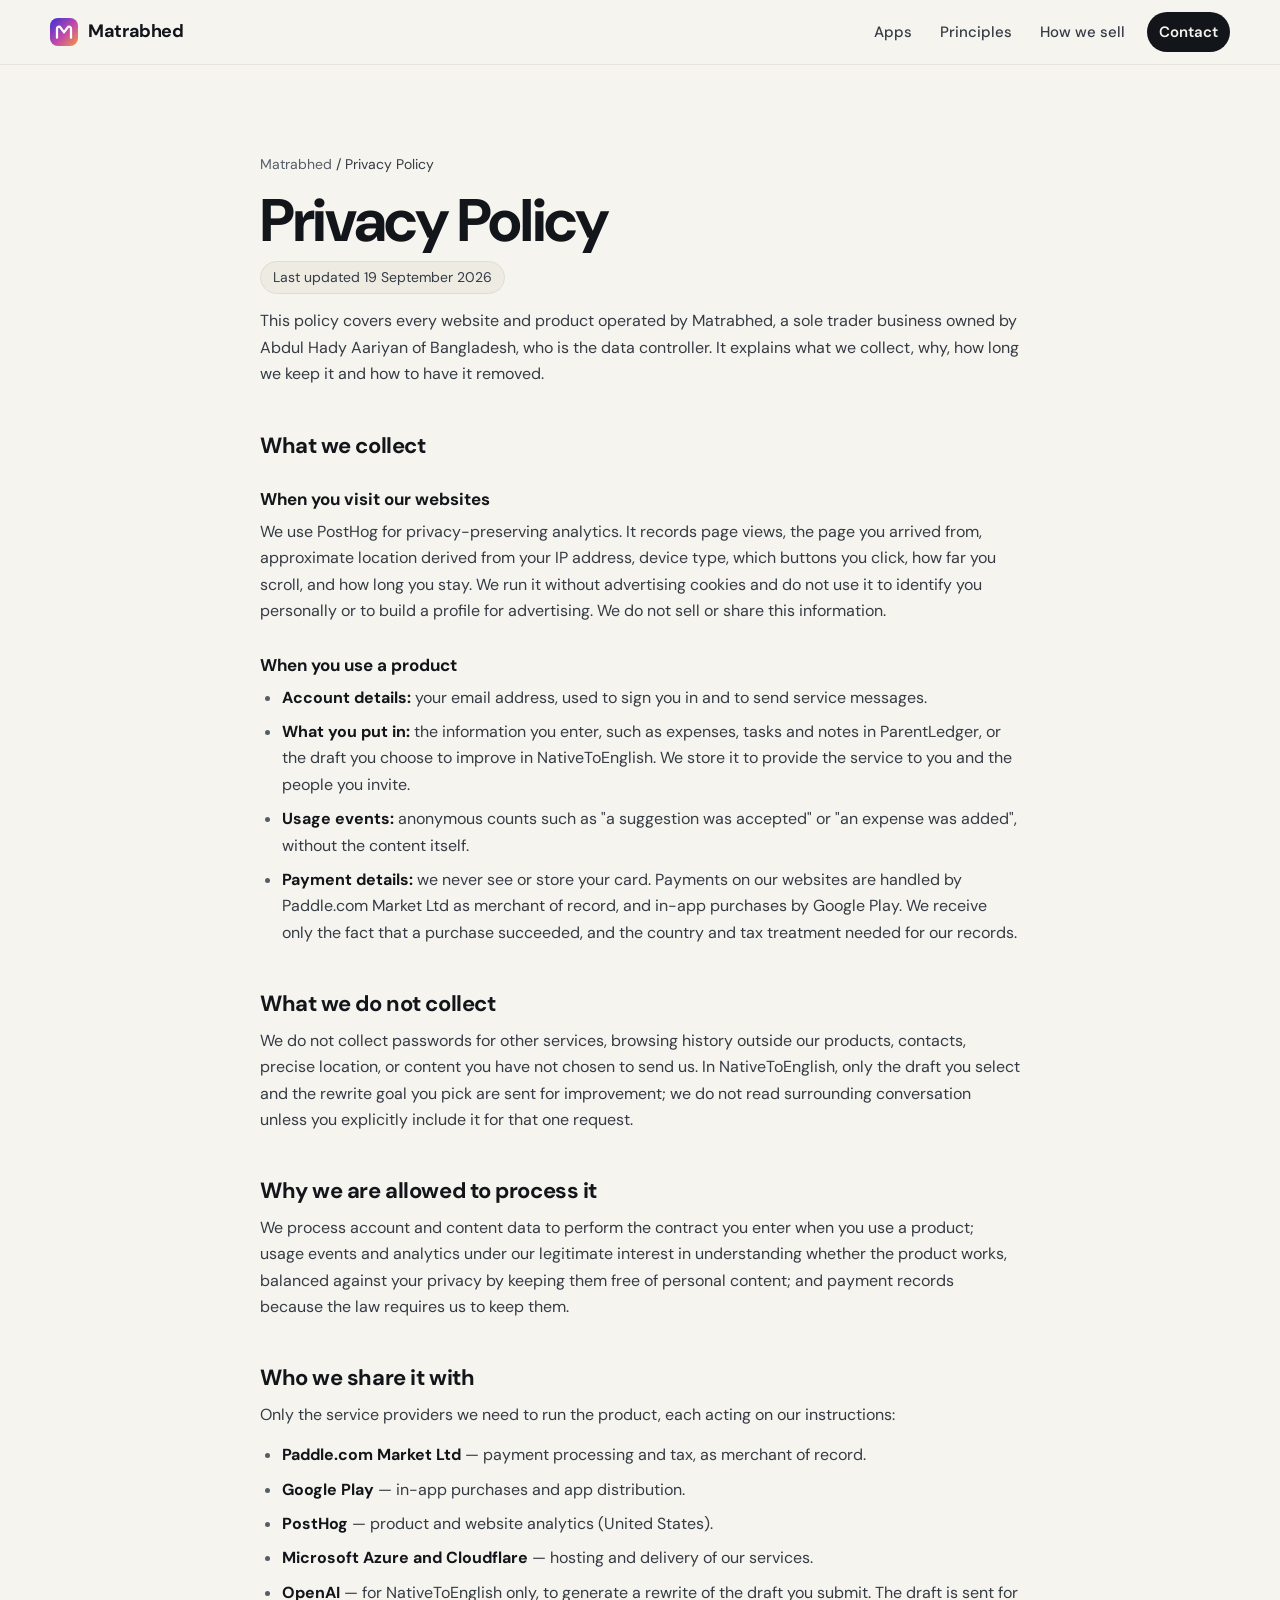
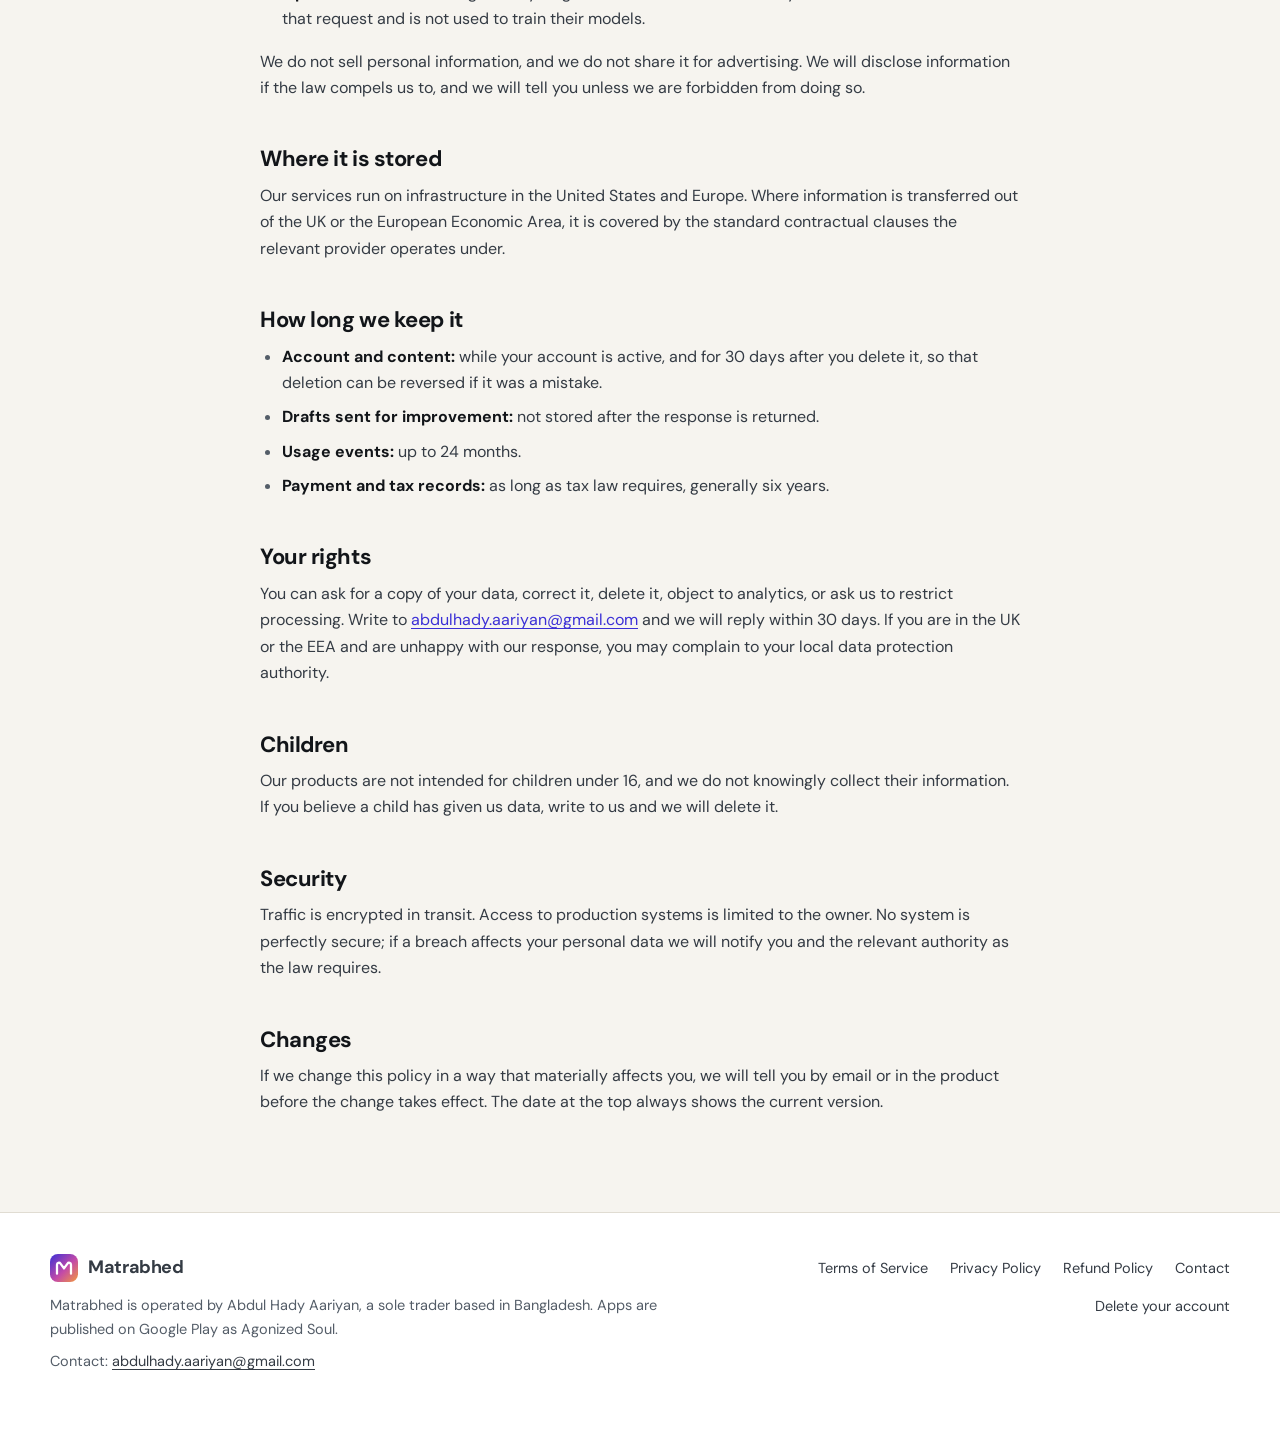
<file: privacy.html>
<!doctype html>
<html lang="en">
<head>
<meta charset="utf-8">
<meta name="viewport" content="width=device-width, initial-scale=1">
<title>Privacy Policy — Matrabhed</title>
<meta name="description" content="What Matrabhed collects, why, how long it is kept, and how to have it deleted.">
<link rel="icon" href="/assets/favicon.svg" type="image/svg+xml">
<link rel="canonical" href="https://matrabhed.com/privacy.html">
<meta name="theme-color" content="#f6f4ef">
<link rel="apple-touch-icon" href="/assets/apple-touch-icon.png">
<meta property="og:type" content="website">
<meta property="og:site_name" content="Matrabhed">
<meta property="og:url" content="https://matrabhed.com/privacy.html">
<meta property="og:title" content="Privacy Policy — Matrabhed">
<meta property="og:description" content="What Matrabhed collects, why, how long it is kept, and how to have it deleted.">
<meta property="og:image" content="https://matrabhed.com/assets/og.png">
<meta name="twitter:card" content="summary_large_image">
<link rel="preconnect" href="https://fonts.googleapis.com">
<link rel="preconnect" href="https://fonts.gstatic.com" crossorigin>
<link rel="stylesheet" href="https://fonts.googleapis.com/css2?family=DM+Sans:opsz,wght@9..40,400..700&family=Newsreader:ital,opsz,wght@1,6..72,500&display=swap">
<link rel="stylesheet" href="/styles.css">
</head>
<body>
<a class="skip" href="#main">Skip to content</a>
<header class="site-header">
  <div class="wrap">
    <a class="brand" href="/" aria-label="Matrabhed, home"><svg viewBox="0 0 32 32" aria-hidden="true"><defs><linearGradient id="bm" x1="0" y1="0" x2="1" y2="1"><stop offset="0" stop-color="#3b2fd6"/><stop offset=".55" stop-color="#c34aa8"/><stop offset="1" stop-color="#f39a3d"/></linearGradient></defs><rect width="32" height="32" rx="9" fill="url(#bm)"/><path d="M8 22.5V12.2a2.2 2.2 0 0 1 4-1.3l4 5.6 4-5.6a2.2 2.2 0 0 1 4 1.3v10.3" fill="none" stroke="#fff" stroke-width="2.6" stroke-linecap="round" stroke-linejoin="round"/></svg>Matrabhed</a>
    <nav class="site-nav" aria-label="Main">
      <a href="/#apps">Apps</a>
      <a class="wide" href="/#principles">Principles</a>
      <a class="wide" href="/#how-we-sell">How we sell</a>
      <a class="cta" href="/#contact">Contact</a>
    </nav>
  </div>
</header>
<main id="main" class="doc"><div class="wrap narrow">
<p class="doc-crumb"><a href="/">Matrabhed</a> / Privacy Policy</p>
<h1>Privacy Policy</h1>
<p class="updated">Last updated 19 September 2026</p>

<p>This policy covers every website and product operated by Matrabhed, a sole trader business owned by Abdul Hady Aariyan of Bangladesh, who is the data controller. It explains what we collect, why, how long we keep it and how to have it removed.</p>

<h2>What we collect</h2>
<h3>When you visit our websites</h3>
<p>We use PostHog for privacy-preserving analytics. It records page views, the page you arrived from, approximate location derived from your IP address, device type, which buttons you click, how far you scroll, and how long you stay. We run it without advertising cookies and do not use it to identify you personally or to build a profile for advertising. We do not sell or share this information.</p>

<h3>When you use a product</h3>
<ul>
  <li><strong>Account details:</strong> your email address, used to sign you in and to send service messages.</li>
  <li><strong>What you put in:</strong> the information you enter, such as expenses, tasks and notes in ParentLedger, or the draft you choose to improve in NativeToEnglish. We store it to provide the service to you and the people you invite.</li>
  <li><strong>Usage events:</strong> anonymous counts such as "a suggestion was accepted" or "an expense was added", without the content itself.</li>
  <li><strong>Payment details:</strong> we never see or store your card. Payments on our websites are handled by Paddle.com Market Ltd as merchant of record, and in-app purchases by Google Play. We receive only the fact that a purchase succeeded, and the country and tax treatment needed for our records.</li>
</ul>

<h2>What we do not collect</h2>
<p>We do not collect passwords for other services, browsing history outside our products, contacts, precise location, or content you have not chosen to send us. In NativeToEnglish, only the draft you select and the rewrite goal you pick are sent for improvement; we do not read surrounding conversation unless you explicitly include it for that one request.</p>

<h2>Why we are allowed to process it</h2>
<p>We process account and content data to perform the contract you enter when you use a product; usage events and analytics under our legitimate interest in understanding whether the product works, balanced against your privacy by keeping them free of personal content; and payment records because the law requires us to keep them.</p>

<h2>Who we share it with</h2>
<p>Only the service providers we need to run the product, each acting on our instructions:</p>
<ul>
  <li><strong>Paddle.com Market Ltd</strong> — payment processing and tax, as merchant of record.</li>
  <li><strong>Google Play</strong> — in-app purchases and app distribution.</li>
  <li><strong>PostHog</strong> — product and website analytics (United States).</li>
  <li><strong>Microsoft Azure and Cloudflare</strong> — hosting and delivery of our services.</li>
  <li><strong>OpenAI</strong> — for NativeToEnglish only, to generate a rewrite of the draft you submit. The draft is sent for that request and is not used to train their models.</li>
</ul>
<p>We do not sell personal information, and we do not share it for advertising. We will disclose information if the law compels us to, and we will tell you unless we are forbidden from doing so.</p>

<h2>Where it is stored</h2>
<p>Our services run on infrastructure in the United States and Europe. Where information is transferred out of the UK or the European Economic Area, it is covered by the standard contractual clauses the relevant provider operates under.</p>

<h2>How long we keep it</h2>
<ul>
  <li><strong>Account and content:</strong> while your account is active, and for 30 days after you delete it, so that deletion can be reversed if it was a mistake.</li>
  <li><strong>Drafts sent for improvement:</strong> not stored after the response is returned.</li>
  <li><strong>Usage events:</strong> up to 24 months.</li>
  <li><strong>Payment and tax records:</strong> as long as tax law requires, generally six years.</li>
</ul>

<h2>Your rights</h2>
<p>You can ask for a copy of your data, correct it, delete it, object to analytics, or ask us to restrict processing. Write to <a href="mailto:abdulhady.aariyan@gmail.com">abdulhady.aariyan@gmail.com</a> and we will reply within 30 days. If you are in the UK or the EEA and are unhappy with our response, you may complain to your local data protection authority.</p>

<h2>Children</h2>
<p>Our products are not intended for children under 16, and we do not knowingly collect their information. If you believe a child has given us data, write to us and we will delete it.</p>

<h2>Security</h2>
<p>Traffic is encrypted in transit. Access to production systems is limited to the owner. No system is perfectly secure; if a breach affects your personal data we will notify you and the relevant authority as the law requires.</p>

<h2>Changes</h2>
<p>If we change this policy in a way that materially affects you, we will tell you by email or in the product before the change takes effect. The date at the top always shows the current version.</p>
</div></main>
<footer class="site-footer">
  <div class="wrap">
    <div>
      <a class="brand" href="/" aria-label="Matrabhed, home"><svg viewBox="0 0 32 32" aria-hidden="true"><rect width="32" height="32" rx="9" fill="url(#bm)"/><path d="M8 22.5V12.2a2.2 2.2 0 0 1 4-1.3l4 5.6 4-5.6a2.2 2.2 0 0 1 4 1.3v10.3" fill="none" stroke="#fff" stroke-width="2.6" stroke-linecap="round" stroke-linejoin="round"/></svg>Matrabhed</a>
      <p>Matrabhed is operated by Abdul Hady Aariyan, a sole trader based in Bangladesh. Apps are published on Google Play as Agonized Soul.</p>
      <p>Contact: <a href="mailto:abdulhady.aariyan@gmail.com">abdulhady.aariyan@gmail.com</a></p>
    </div>
    <nav aria-label="Legal and support">
      <ul class="foot-links">
        <li><a href="/terms.html">Terms of Service</a></li>
        <li><a href="/privacy.html">Privacy Policy</a></li>
        <li><a href="/refunds.html">Refund Policy</a></li>
        <li><a href="mailto:abdulhady.aariyan@gmail.com">Contact</a></li>
        <li><a href="/delete-account.html">Delete your account</a></li>
      </ul>
    </nav>
  </div>
</footer>
</body>
</html>
</file>
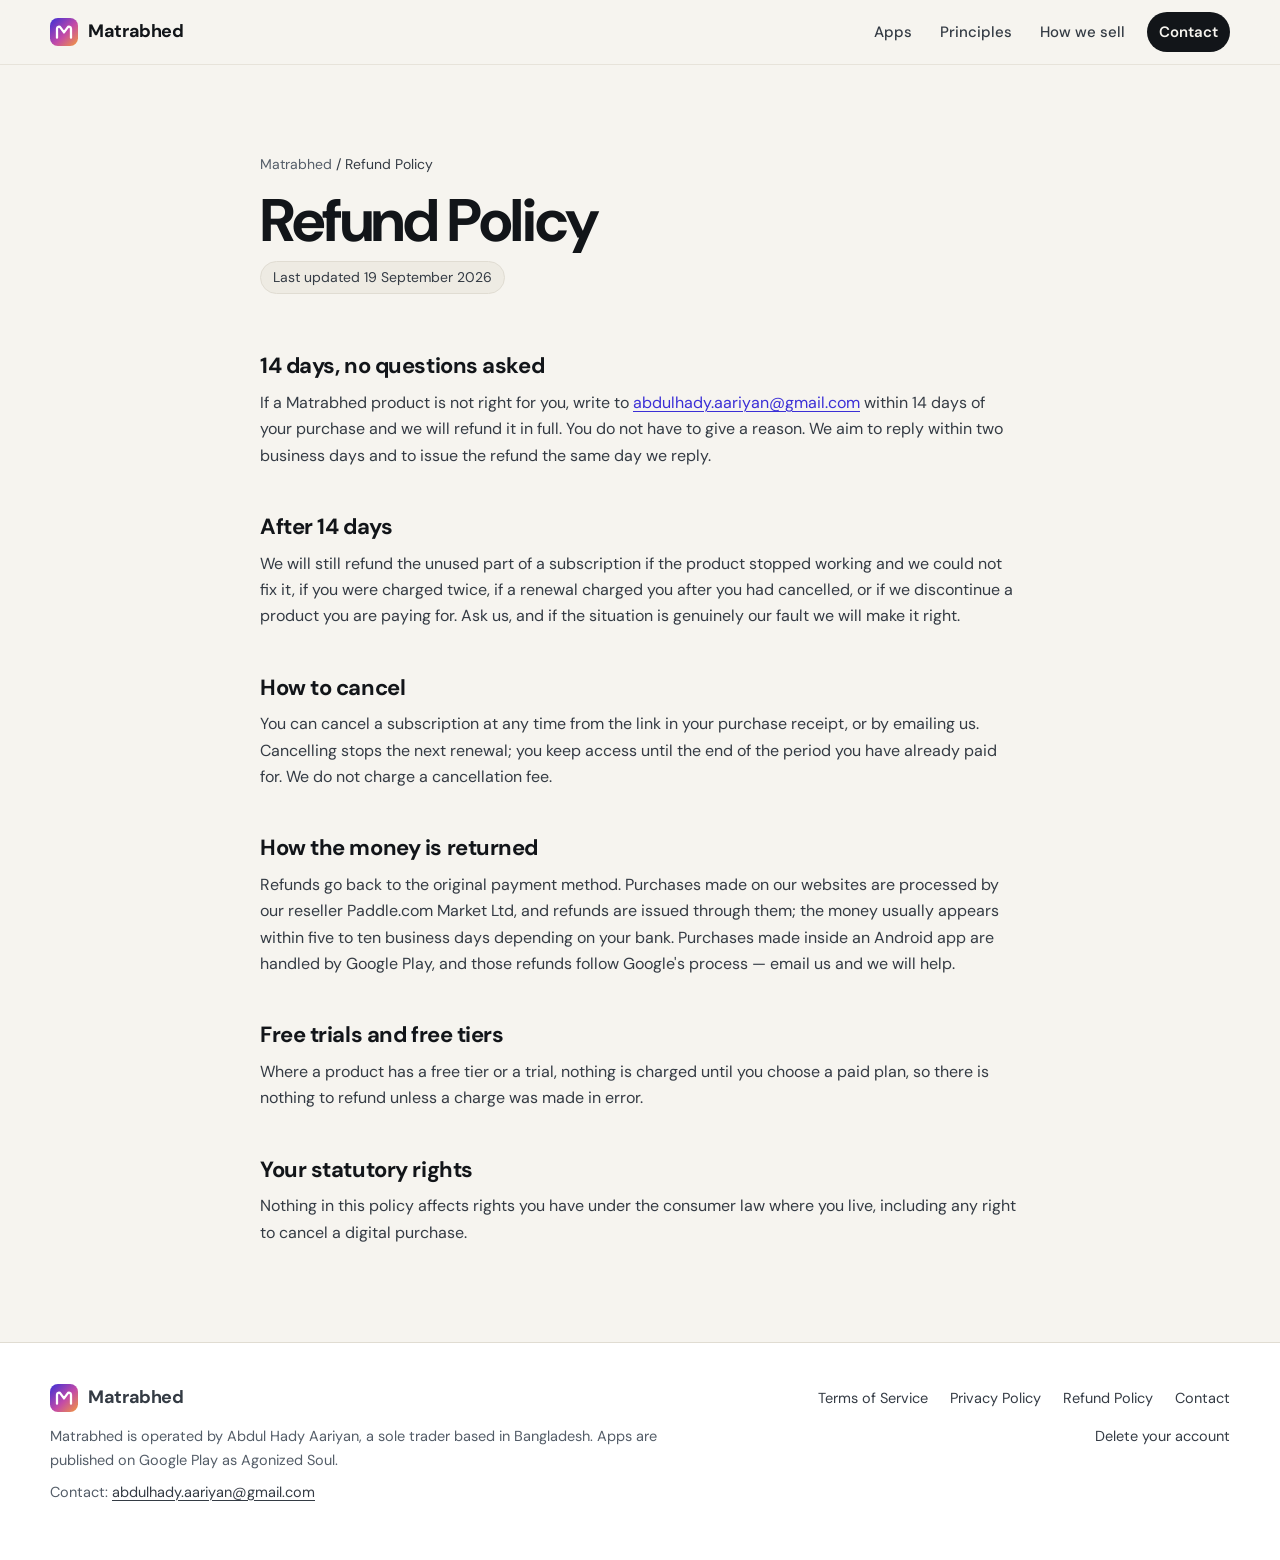
<file: refunds.html>
<!doctype html>
<html lang="en">
<head>
<meta charset="utf-8">
<meta name="viewport" content="width=device-width, initial-scale=1">
<title>Refund Policy — Matrabhed</title>
<meta name="description" content="Matrabhed's refund policy: 14 days, no questions asked, for web purchases.">
<link rel="icon" href="/assets/favicon.svg" type="image/svg+xml">
<link rel="canonical" href="https://matrabhed.com/refunds.html">
<meta name="theme-color" content="#f6f4ef">
<link rel="apple-touch-icon" href="/assets/apple-touch-icon.png">
<meta property="og:type" content="website">
<meta property="og:site_name" content="Matrabhed">
<meta property="og:url" content="https://matrabhed.com/refunds.html">
<meta property="og:title" content="Refund Policy — Matrabhed">
<meta property="og:description" content="Matrabhed's refund policy: 14 days, no questions asked, for web purchases.">
<meta property="og:image" content="https://matrabhed.com/assets/og.png">
<meta name="twitter:card" content="summary_large_image">
<link rel="preconnect" href="https://fonts.googleapis.com">
<link rel="preconnect" href="https://fonts.gstatic.com" crossorigin>
<link rel="stylesheet" href="https://fonts.googleapis.com/css2?family=DM+Sans:opsz,wght@9..40,400..700&family=Newsreader:ital,opsz,wght@1,6..72,500&display=swap">
<link rel="stylesheet" href="/styles.css">
</head>
<body>
<a class="skip" href="#main">Skip to content</a>
<header class="site-header">
  <div class="wrap">
    <a class="brand" href="/" aria-label="Matrabhed, home"><svg viewBox="0 0 32 32" aria-hidden="true"><defs><linearGradient id="bm" x1="0" y1="0" x2="1" y2="1"><stop offset="0" stop-color="#3b2fd6"/><stop offset=".55" stop-color="#c34aa8"/><stop offset="1" stop-color="#f39a3d"/></linearGradient></defs><rect width="32" height="32" rx="9" fill="url(#bm)"/><path d="M8 22.5V12.2a2.2 2.2 0 0 1 4-1.3l4 5.6 4-5.6a2.2 2.2 0 0 1 4 1.3v10.3" fill="none" stroke="#fff" stroke-width="2.6" stroke-linecap="round" stroke-linejoin="round"/></svg>Matrabhed</a>
    <nav class="site-nav" aria-label="Main">
      <a href="/#apps">Apps</a>
      <a class="wide" href="/#principles">Principles</a>
      <a class="wide" href="/#how-we-sell">How we sell</a>
      <a class="cta" href="/#contact">Contact</a>
    </nav>
  </div>
</header>
<main id="main" class="doc"><div class="wrap narrow">
<p class="doc-crumb"><a href="/">Matrabhed</a> / Refund Policy</p>
<h1>Refund Policy</h1>
<p class="updated">Last updated 19 September 2026</p>

<h2>14 days, no questions asked</h2>
<p>If a Matrabhed product is not right for you, write to <a href="mailto:abdulhady.aariyan@gmail.com">abdulhady.aariyan@gmail.com</a> within 14 days of your purchase and we will refund it in full. You do not have to give a reason. We aim to reply within two business days and to issue the refund the same day we reply.</p>

<h2>After 14 days</h2>
<p>We will still refund the unused part of a subscription if the product stopped working and we could not fix it, if you were charged twice, if a renewal charged you after you had cancelled, or if we discontinue a product you are paying for. Ask us, and if the situation is genuinely our fault we will make it right.</p>

<h2>How to cancel</h2>
<p>You can cancel a subscription at any time from the link in your purchase receipt, or by emailing us. Cancelling stops the next renewal; you keep access until the end of the period you have already paid for. We do not charge a cancellation fee.</p>

<h2>How the money is returned</h2>
<p>Refunds go back to the original payment method. Purchases made on our websites are processed by our reseller Paddle.com Market Ltd, and refunds are issued through them; the money usually appears within five to ten business days depending on your bank. Purchases made inside an Android app are handled by Google Play, and those refunds follow Google's process — email us and we will help.</p>

<h2>Free trials and free tiers</h2>
<p>Where a product has a free tier or a trial, nothing is charged until you choose a paid plan, so there is nothing to refund unless a charge was made in error.</p>

<h2>Your statutory rights</h2>
<p>Nothing in this policy affects rights you have under the consumer law where you live, including any right to cancel a digital purchase.</p>
</div></main>
<footer class="site-footer">
  <div class="wrap">
    <div>
      <a class="brand" href="/" aria-label="Matrabhed, home"><svg viewBox="0 0 32 32" aria-hidden="true"><rect width="32" height="32" rx="9" fill="url(#bm)"/><path d="M8 22.5V12.2a2.2 2.2 0 0 1 4-1.3l4 5.6 4-5.6a2.2 2.2 0 0 1 4 1.3v10.3" fill="none" stroke="#fff" stroke-width="2.6" stroke-linecap="round" stroke-linejoin="round"/></svg>Matrabhed</a>
      <p>Matrabhed is operated by Abdul Hady Aariyan, a sole trader based in Bangladesh. Apps are published on Google Play as Agonized Soul.</p>
      <p>Contact: <a href="mailto:abdulhady.aariyan@gmail.com">abdulhady.aariyan@gmail.com</a></p>
    </div>
    <nav aria-label="Legal and support">
      <ul class="foot-links">
        <li><a href="/terms.html">Terms of Service</a></li>
        <li><a href="/privacy.html">Privacy Policy</a></li>
        <li><a href="/refunds.html">Refund Policy</a></li>
        <li><a href="mailto:abdulhady.aariyan@gmail.com">Contact</a></li>
        <li><a href="/delete-account.html">Delete your account</a></li>
      </ul>
    </nav>
  </div>
</footer>
</body>
</html>
</file>
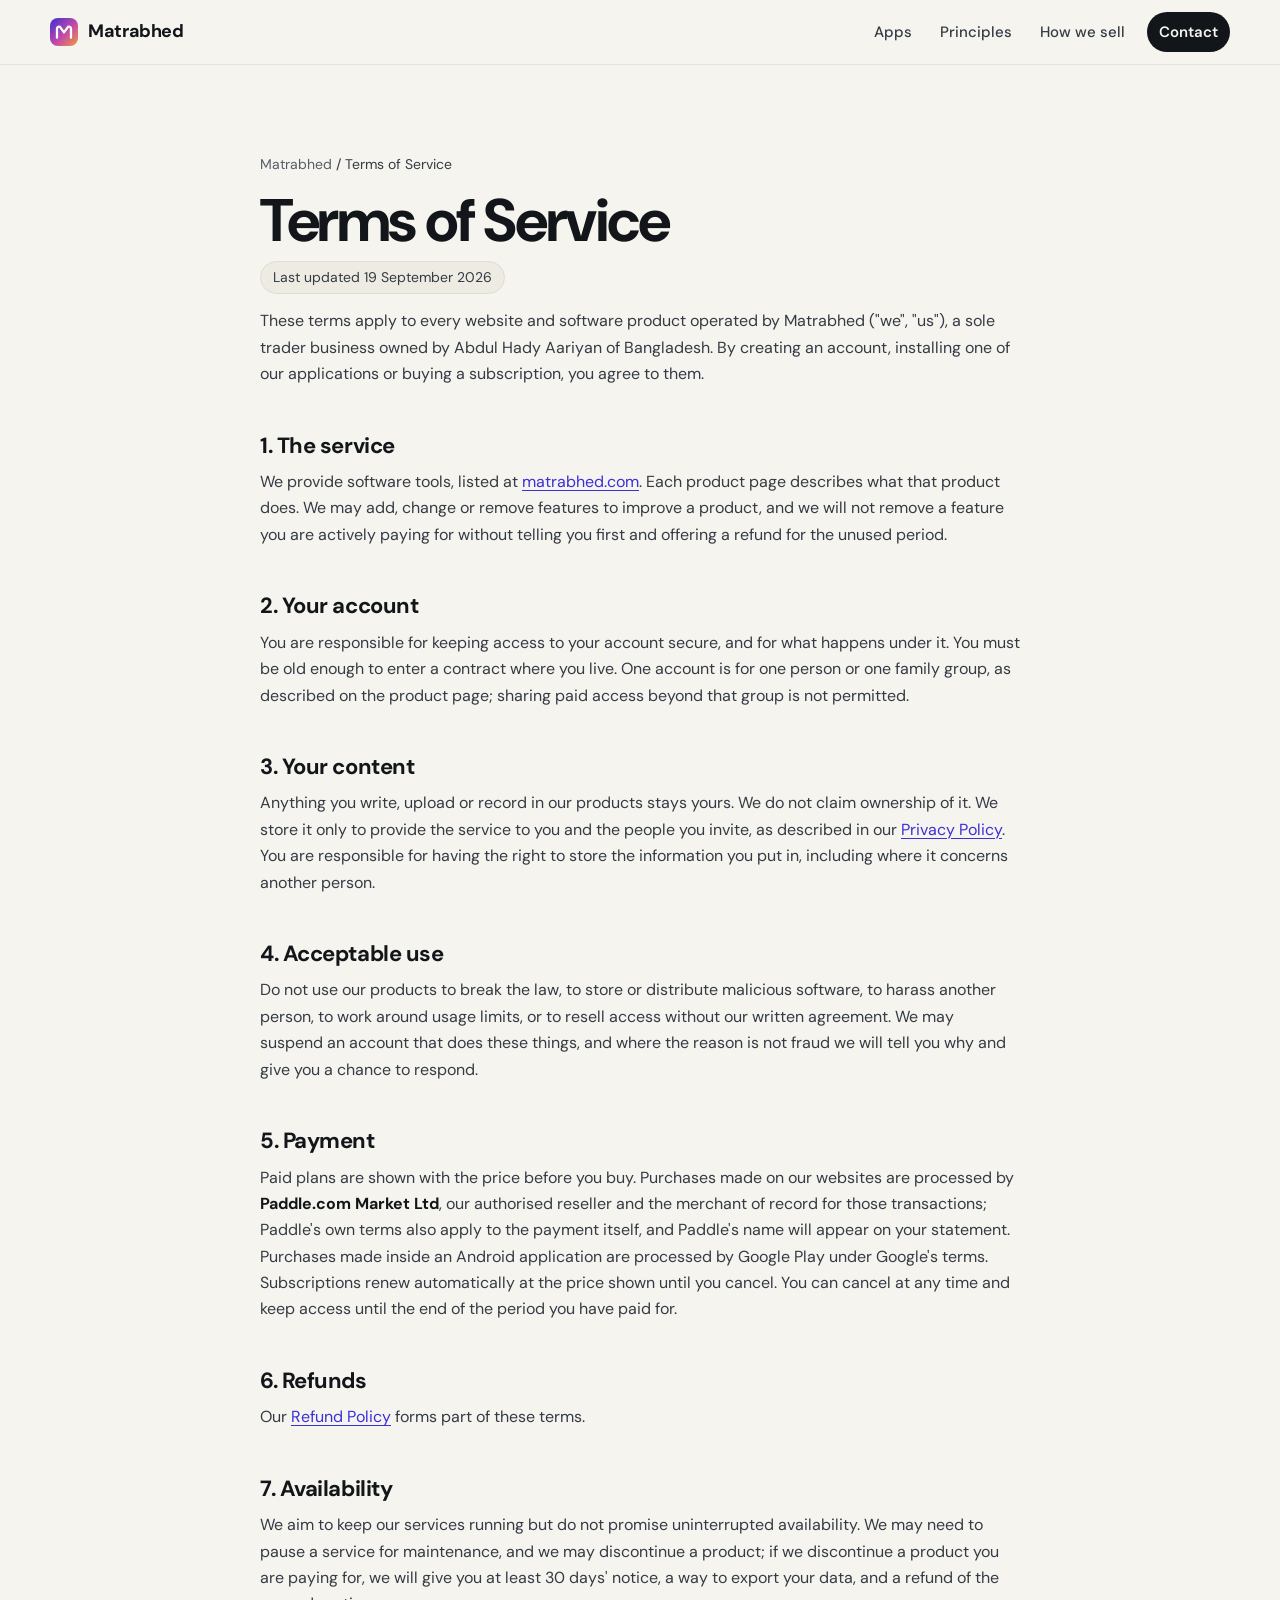
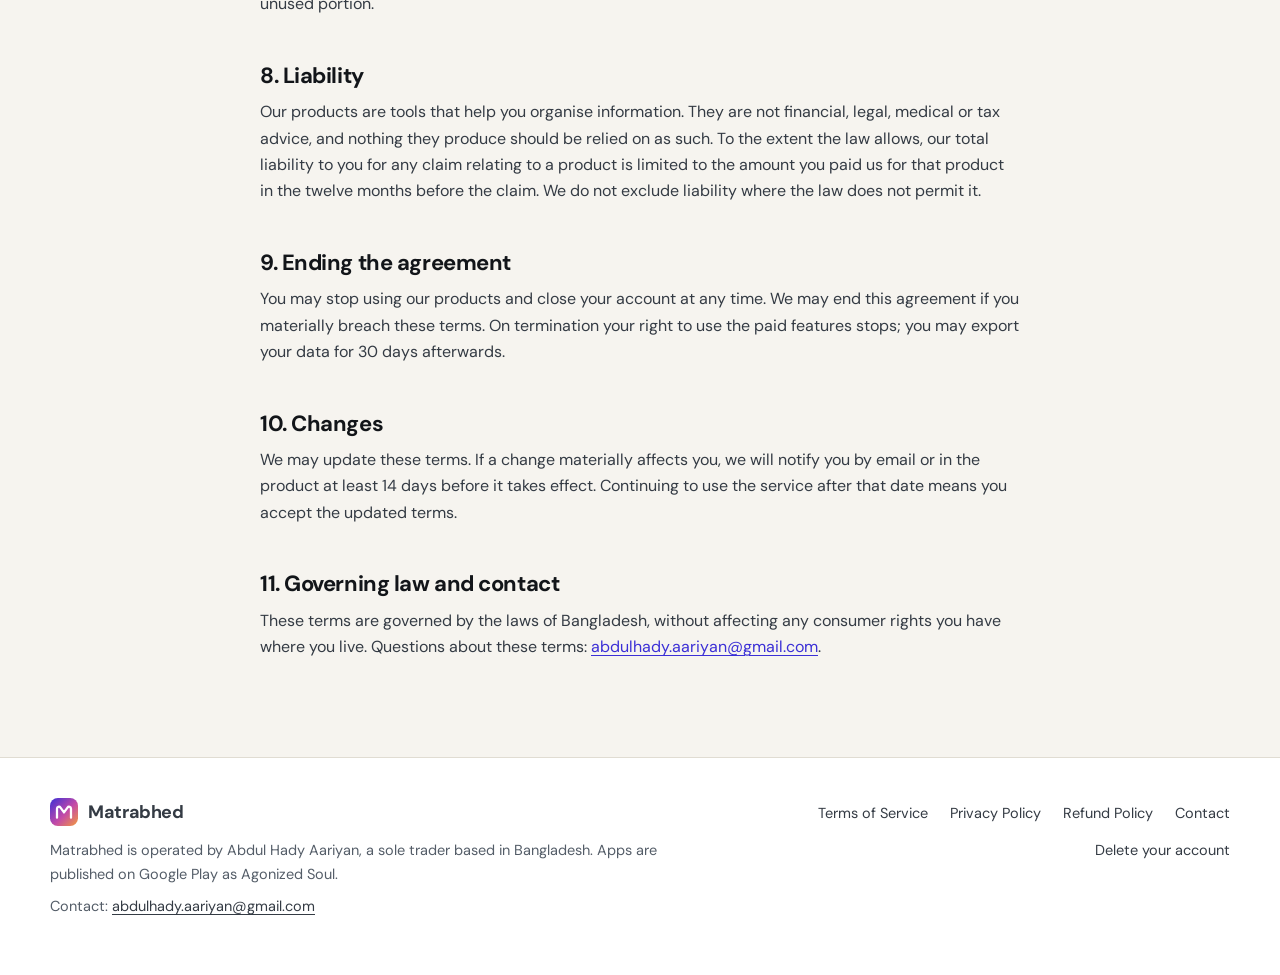
<file: terms.html>
<!doctype html>
<html lang="en">
<head>
<meta charset="utf-8">
<meta name="viewport" content="width=device-width, initial-scale=1">
<title>Terms of Service — Matrabhed</title>
<meta name="description" content="The terms that apply to every Matrabhed product and website.">
<link rel="icon" href="/assets/favicon.svg" type="image/svg+xml">
<link rel="canonical" href="https://matrabhed.com/terms.html">
<meta name="theme-color" content="#f6f4ef">
<link rel="apple-touch-icon" href="/assets/apple-touch-icon.png">
<meta property="og:type" content="website">
<meta property="og:site_name" content="Matrabhed">
<meta property="og:url" content="https://matrabhed.com/terms.html">
<meta property="og:title" content="Terms of Service — Matrabhed">
<meta property="og:description" content="The terms that apply to every Matrabhed product and website.">
<meta property="og:image" content="https://matrabhed.com/assets/og.png">
<meta name="twitter:card" content="summary_large_image">
<link rel="preconnect" href="https://fonts.googleapis.com">
<link rel="preconnect" href="https://fonts.gstatic.com" crossorigin>
<link rel="stylesheet" href="https://fonts.googleapis.com/css2?family=DM+Sans:opsz,wght@9..40,400..700&family=Newsreader:ital,opsz,wght@1,6..72,500&display=swap">
<link rel="stylesheet" href="/styles.css">
</head>
<body>
<a class="skip" href="#main">Skip to content</a>
<header class="site-header">
  <div class="wrap">
    <a class="brand" href="/" aria-label="Matrabhed, home"><svg viewBox="0 0 32 32" aria-hidden="true"><defs><linearGradient id="bm" x1="0" y1="0" x2="1" y2="1"><stop offset="0" stop-color="#3b2fd6"/><stop offset=".55" stop-color="#c34aa8"/><stop offset="1" stop-color="#f39a3d"/></linearGradient></defs><rect width="32" height="32" rx="9" fill="url(#bm)"/><path d="M8 22.5V12.2a2.2 2.2 0 0 1 4-1.3l4 5.6 4-5.6a2.2 2.2 0 0 1 4 1.3v10.3" fill="none" stroke="#fff" stroke-width="2.6" stroke-linecap="round" stroke-linejoin="round"/></svg>Matrabhed</a>
    <nav class="site-nav" aria-label="Main">
      <a href="/#apps">Apps</a>
      <a class="wide" href="/#principles">Principles</a>
      <a class="wide" href="/#how-we-sell">How we sell</a>
      <a class="cta" href="/#contact">Contact</a>
    </nav>
  </div>
</header>
<main id="main" class="doc"><div class="wrap narrow">
<p class="doc-crumb"><a href="/">Matrabhed</a> / Terms of Service</p>
<h1>Terms of Service</h1>
<p class="updated">Last updated 19 September 2026</p>

<p>These terms apply to every website and software product operated by Matrabhed ("we", "us"), a sole trader business owned by Abdul Hady Aariyan of Bangladesh. By creating an account, installing one of our applications or buying a subscription, you agree to them.</p>

<h2>1. The service</h2>
<p>We provide software tools, listed at <a href="/">matrabhed.com</a>. Each product page describes what that product does. We may add, change or remove features to improve a product, and we will not remove a feature you are actively paying for without telling you first and offering a refund for the unused period.</p>

<h2>2. Your account</h2>
<p>You are responsible for keeping access to your account secure, and for what happens under it. You must be old enough to enter a contract where you live. One account is for one person or one family group, as described on the product page; sharing paid access beyond that group is not permitted.</p>

<h2>3. Your content</h2>
<p>Anything you write, upload or record in our products stays yours. We do not claim ownership of it. We store it only to provide the service to you and the people you invite, as described in our <a href="/privacy.html">Privacy Policy</a>. You are responsible for having the right to store the information you put in, including where it concerns another person.</p>

<h2>4. Acceptable use</h2>
<p>Do not use our products to break the law, to store or distribute malicious software, to harass another person, to work around usage limits, or to resell access without our written agreement. We may suspend an account that does these things, and where the reason is not fraud we will tell you why and give you a chance to respond.</p>

<h2>5. Payment</h2>
<p>Paid plans are shown with the price before you buy. Purchases made on our websites are processed by <strong>Paddle.com Market Ltd</strong>, our authorised reseller and the merchant of record for those transactions; Paddle's own terms also apply to the payment itself, and Paddle's name will appear on your statement. Purchases made inside an Android application are processed by Google Play under Google's terms. Subscriptions renew automatically at the price shown until you cancel. You can cancel at any time and keep access until the end of the period you have paid for.</p>

<h2>6. Refunds</h2>
<p>Our <a href="/refunds.html">Refund Policy</a> forms part of these terms.</p>

<h2>7. Availability</h2>
<p>We aim to keep our services running but do not promise uninterrupted availability. We may need to pause a service for maintenance, and we may discontinue a product; if we discontinue a product you are paying for, we will give you at least 30 days' notice, a way to export your data, and a refund of the unused portion.</p>

<h2>8. Liability</h2>
<p>Our products are tools that help you organise information. They are not financial, legal, medical or tax advice, and nothing they produce should be relied on as such. To the extent the law allows, our total liability to you for any claim relating to a product is limited to the amount you paid us for that product in the twelve months before the claim. We do not exclude liability where the law does not permit it.</p>

<h2>9. Ending the agreement</h2>
<p>You may stop using our products and close your account at any time. We may end this agreement if you materially breach these terms. On termination your right to use the paid features stops; you may export your data for 30 days afterwards.</p>

<h2>10. Changes</h2>
<p>We may update these terms. If a change materially affects you, we will notify you by email or in the product at least 14 days before it takes effect. Continuing to use the service after that date means you accept the updated terms.</p>

<h2>11. Governing law and contact</h2>
<p>These terms are governed by the laws of Bangladesh, without affecting any consumer rights you have where you live. Questions about these terms: <a href="mailto:abdulhady.aariyan@gmail.com">abdulhady.aariyan@gmail.com</a>.</p>
</div></main>
<footer class="site-footer">
  <div class="wrap">
    <div>
      <a class="brand" href="/" aria-label="Matrabhed, home"><svg viewBox="0 0 32 32" aria-hidden="true"><rect width="32" height="32" rx="9" fill="url(#bm)"/><path d="M8 22.5V12.2a2.2 2.2 0 0 1 4-1.3l4 5.6 4-5.6a2.2 2.2 0 0 1 4 1.3v10.3" fill="none" stroke="#fff" stroke-width="2.6" stroke-linecap="round" stroke-linejoin="round"/></svg>Matrabhed</a>
      <p>Matrabhed is operated by Abdul Hady Aariyan, a sole trader based in Bangladesh. Apps are published on Google Play as Agonized Soul.</p>
      <p>Contact: <a href="mailto:abdulhady.aariyan@gmail.com">abdulhady.aariyan@gmail.com</a></p>
    </div>
    <nav aria-label="Legal and support">
      <ul class="foot-links">
        <li><a href="/terms.html">Terms of Service</a></li>
        <li><a href="/privacy.html">Privacy Policy</a></li>
        <li><a href="/refunds.html">Refund Policy</a></li>
        <li><a href="mailto:abdulhady.aariyan@gmail.com">Contact</a></li>
        <li><a href="/delete-account.html">Delete your account</a></li>
      </ul>
    </nav>
  </div>
</footer>
</body>
</html>
</file>
<file: styles.css>
/* Matrabhed studio: shared styles for the home page and the policy pages.
   No framework, no build step. Light by default, dark when the system asks. */

:root {
  --bg: #f6f4ef;
  --surface: #ffffff;
  --sunk: #eeebe3;
  --ink: #121519;
  --ink-soft: #343b44;
  --muted: #545d68;
  --line: #e0dcd2;
  --line-strong: #cbc6b9;
  --accent: #3b2fd6;
  --accent-ink: #ffffff;
  --accent-wash: #ebe9ff;
  --ok: #0b6b50;
  --ok-wash: #dcf3ea;
  --grad: linear-gradient(110deg, #3b2fd6 0%, #8b3fd9 38%, #e2557a 70%, #f39a3d 100%);
  --shadow: 0 1px 2px rgb(18 21 25 / 5%), 0 22px 48px -28px rgb(18 21 25 / 30%);
  --radius: 20px;
  --font: "DM Sans", ui-sans-serif, system-ui, -apple-system, "Segoe UI", Roboto, sans-serif;
  --serif: "Newsreader", Georgia, "Times New Roman", serif;
  color-scheme: light;
}


*, *::before, *::after { box-sizing: border-box; }
html { -webkit-text-size-adjust: 100%; scroll-behavior: smooth; scroll-padding-top: 84px; }
body {
  margin: 0; background: var(--bg); color: var(--ink);
  font: 16px/1.65 var(--font); -webkit-font-smoothing: antialiased; text-rendering: optimizeLegibility;
  overflow-x: clip;
}
img, svg { display: block; max-width: 100%; }
a { color: var(--accent); text-underline-offset: 3px; text-decoration-thickness: 1px; }
a:hover { text-decoration-thickness: 2px; }
:focus-visible { outline: 3px solid var(--accent); outline-offset: 3px; border-radius: 6px; }
::selection { background: var(--accent); color: var(--accent-ink); }

.skip { position: absolute; left: 12px; top: -60px; z-index: 50; padding: 10px 14px; border-radius: 10px; background: var(--ink); color: var(--bg); font-weight: 700; text-decoration: none; }
.skip:focus { top: 12px; }

.wrap { width: min(1180px, 100% - 40px); margin-inline: auto; }
.wrap.narrow { width: min(760px, 100% - 40px); }

/* ---------- Header ---------- */
.site-header {
  position: sticky; top: 0; z-index: 20;
  background: color-mix(in srgb, var(--bg) 82%, transparent);
  -webkit-backdrop-filter: saturate(1.4) blur(14px); backdrop-filter: saturate(1.4) blur(14px);
  border-bottom: 1px solid color-mix(in srgb, var(--line) 70%, transparent);
}
.site-header .wrap { display: flex; align-items: center; justify-content: space-between; gap: 16px; min-height: 64px; }
.brand { display: inline-flex; align-items: center; gap: 10px; color: var(--ink); text-decoration: none; font-weight: 700; font-size: 18px; letter-spacing: -.02em; }
.brand svg { width: 28px; height: 28px; flex: none; }
.site-nav { display: flex; align-items: center; gap: 4px; }
.site-nav a { color: var(--ink-soft); text-decoration: none; font-size: 15px; font-weight: 500; padding: 8px 12px; border-radius: 999px; }
.site-nav a:hover { background: var(--sunk); color: var(--ink); }
.site-nav a.cta { background: var(--ink); color: var(--bg); font-weight: 600; margin-left: 6px; }
.site-nav a.cta:hover { background: var(--accent); color: var(--accent-ink); }
@media (max-width: 640px) {
  .site-nav .wide { display: none; }
  .site-nav a { padding: 8px 10px; font-size: 14px; }
}

/* ---------- Type ---------- */
h1, h2, h3 { color: var(--ink); text-wrap: balance; }
.display { margin: 0; font-size: clamp(42px, 7.4vw, 92px); line-height: .98; letter-spacing: -.045em; font-weight: 700; }
.display em, .h-section em { font-family: var(--serif); font-style: italic; font-weight: 500; letter-spacing: -.02em; background: var(--grad); -webkit-background-clip: text; background-clip: text; color: transparent; padding-right: .08em; }
.h-section { margin: 0; font-size: clamp(32px, 4.6vw, 54px); line-height: 1.04; letter-spacing: -.035em; font-weight: 700; }
.eyebrow { display: inline-flex; align-items: center; gap: 8px; margin: 0 0 18px; color: var(--muted); font-size: 13px; font-weight: 700; letter-spacing: .12em; text-transform: uppercase; }
.eyebrow::before { content: ""; width: 18px; height: 2px; border-radius: 2px; background: var(--grad); }
.lede { margin: 22px 0 0; max-width: 36em; color: var(--ink-soft); font-size: clamp(18px, 1.6vw, 21px); line-height: 1.55; text-wrap: pretty; }
.section-intro { max-width: 40em; margin: 16px 0 0; color: var(--ink-soft); font-size: 18px; text-wrap: pretty; }

/* ---------- Buttons ---------- */
.btn { display: inline-flex; align-items: center; justify-content: center; gap: 10px; min-height: 50px; padding: 0 22px; border-radius: 14px; border: 1px solid transparent; font: inherit; font-weight: 700; text-decoration: none; cursor: pointer; transition: transform .15s ease, background-color .15s ease, border-color .15s ease; }
.btn:hover { transform: translateY(-1px); text-decoration: none; }
.btn-primary { background: var(--ink); color: var(--bg); }
.btn-primary:hover { background: var(--accent); color: var(--accent-ink); }
.btn-ghost { background: var(--surface); color: var(--ink); border-color: var(--line-strong); }
.btn-ghost:hover { border-color: var(--ink); }
.btn svg { width: 18px; height: 18px; }

/* ---------- Hero ---------- */
.hero { position: relative; padding-block: clamp(40px, 8vw, 104px) clamp(40px, 6vw, 80px); }
.hero .wrap { display: grid; grid-template-columns: minmax(0, 1.15fr) minmax(0, .85fr); gap: clamp(24px, 5vw, 72px); align-items: center; }
.hero-ctas { display: flex; flex-wrap: wrap; gap: 12px; margin-top: 32px; }
.publisher { display: flex; align-items: flex-start; gap: 10px; margin: 28px 0 0; color: var(--muted); font-size: 15px; }
.publisher strong { color: var(--ink); font-weight: 600; }
.publisher .dot { width: 8px; height: 8px; margin-top: 8px; border-radius: 50%; background: var(--ok); box-shadow: 0 0 0 4px var(--ok-wash); flex: none; }
.hero-art { position: relative; aspect-ratio: 1; width: 100%; max-width: 520px; justify-self: end; }
.hero-art svg { width: 100%; height: 100%; overflow: visible; }
.hero-art .float { animation: float 9s ease-in-out infinite; }
.hero-art .float.b { animation-duration: 11s; animation-delay: -3s; }
.hero-art .float.c { animation-duration: 13s; animation-delay: -6s; }
.hero-art .spin { animation: spin 90s linear infinite; transform-origin: 260px 260px; }
@keyframes float { 0%, 100% { transform: translateY(0); } 50% { transform: translateY(-8px); } }
@keyframes spin { to { transform: rotate(360deg); } }
@media (max-width: 880px) {
  .hero .wrap { grid-template-columns: 1fr; }
  .hero-art { order: -1; max-width: 260px; justify-self: start; margin-bottom: 4px; }
}

/* ---------- Facts strip ---------- */
.facts { border-block: 1px solid var(--line); background: var(--surface); }
.facts ul { list-style: none; margin: 0 auto; padding: 0; display: grid; grid-template-columns: repeat(4, 1fr); }
.facts li { padding: 22px 20px; border-left: 1px solid var(--line); margin: 0; }
.facts li:first-child { border-left: 0; padding-left: 0; }
.facts b { display: block; font-size: clamp(22px, 2.4vw, 28px); letter-spacing: -.03em; line-height: 1.15; }
.facts span { color: var(--muted); font-size: 14px; }
@media (max-width: 880px) {
  .facts ul { grid-template-columns: 1fr 1fr; }
  .facts li { padding: 18px 16px; border-top: 1px solid var(--line); }
  .facts li:nth-child(odd) { border-left: 0; padding-left: 0; }
  .facts li:nth-child(-n+2) { border-top: 0; }
}

/* ---------- Sections ---------- */
.section { padding-block: clamp(64px, 9vw, 120px); }
.section + .section { padding-top: 0; }
.section-head { display: flex; justify-content: space-between; align-items: end; gap: 24px; flex-wrap: wrap; margin-bottom: 40px; }
.section-head .side { color: var(--muted); font-size: 15px; max-width: 26em; margin: 0; }

/* ---------- Apps ---------- */
.apps { list-style: none; margin: 0; padding: 0; display: grid; grid-template-columns: repeat(4, minmax(0, 1fr)); gap: 16px; }
.app {
  position: relative; display: flex; flex-direction: column; gap: 14px; margin: 0; padding: 22px;
  border: 1px solid var(--line); border-radius: var(--radius); background: var(--surface);
  transition: transform .2s ease, box-shadow .2s ease, border-color .2s ease;
}
.app:hover { transform: translateY(-3px); box-shadow: var(--shadow); border-color: var(--line-strong); }
.app-top { display: flex; align-items: center; gap: 14px; }
.app-icon { width: 60px; height: 60px; border-radius: 16px; flex: none; background: var(--sunk); box-shadow: 0 0 0 1px rgb(0 0 0 / 6%), 0 8px 18px -10px rgb(0 0 0 / 45%); }
.app h3 { margin: 0; font-size: 20px; letter-spacing: -.02em; line-height: 1.2; }
.app .kind { margin: 2px 0 0; color: var(--muted); font-size: 13px; font-weight: 500; }
.app .what { margin: 0; color: var(--ink-soft); font-size: 15px; line-height: 1.55; }
.app .links { display: flex; flex-wrap: wrap; gap: 8px; margin-top: auto; padding-top: 4px; }
.pill { display: inline-flex; align-items: center; gap: 6px; min-height: 36px; padding: 0 12px; border-radius: 999px; border: 1px solid var(--line-strong); color: var(--ink); font-size: 13.5px; font-weight: 600; text-decoration: none; white-space: nowrap; }
.pill:hover { border-color: var(--ink); text-decoration: none; }
.pill.play { background: var(--ink); color: var(--bg); border-color: var(--ink); }
.pill.play:hover { background: var(--accent); border-color: var(--accent); color: var(--accent-ink); }
.pill svg { width: 14px; height: 14px; flex: none; }
.app.featured { background: linear-gradient(var(--surface), var(--surface)) padding-box, var(--grad) border-box; border: 2px solid transparent; padding: 21px; }
@media (max-width: 1100px) { .apps { grid-template-columns: repeat(3, minmax(0, 1fr)); } }
@media (max-width: 820px) { .apps { grid-template-columns: repeat(2, minmax(0, 1fr)); } }
@media (max-width: 560px) { .apps { grid-template-columns: 1fr; } .app { padding: 20px; } .app.featured { padding: 19px; } }
.apps-note { margin: 22px 0 0; color: var(--muted); font-size: 14.5px; }

/* ---------- Principles ---------- */
.principles { display: grid; grid-template-columns: repeat(4, minmax(0, 1fr)); gap: 16px; list-style: none; margin: 0; padding: 0; }
.principle { margin: 0; padding: 26px 24px 24px; border-radius: var(--radius); background: var(--sunk); border: 1px solid var(--line); }
.principle .glyph { width: 48px; height: 48px; margin-bottom: 18px; }
.principle h3 { margin: 0 0 8px; font-size: 19px; letter-spacing: -.02em; }
.principle p { margin: 0; color: var(--ink-soft); font-size: 15px; }
@media (max-width: 1000px) { .principles { grid-template-columns: 1fr 1fr; } }
@media (max-width: 560px) { .principles { grid-template-columns: 1fr; } }

/* ---------- Split panel (how we sell) ---------- */
.panel { display: grid; grid-template-columns: minmax(0, .9fr) minmax(0, 1.1fr); gap: clamp(28px, 5vw, 72px); padding: clamp(24px, 5vw, 56px); border-radius: 28px; background: var(--surface); border: 1px solid var(--line); }
.panel p { margin: 0 0 14px; color: var(--ink-soft); }
.panel p:last-child { margin-bottom: 0; }
.ways { display: grid; gap: 12px; list-style: none; margin: 0; padding: 0; }
.ways li { display: grid; grid-template-columns: 44px minmax(0, 1fr); gap: 14px; align-items: start; margin: 0; padding: 18px; border-radius: 16px; background: var(--sunk); }
.ways .badge { display: grid; place-items: center; width: 44px; height: 44px; border-radius: 12px; background: var(--surface); border: 1px solid var(--line); }
.ways .badge svg { width: 22px; height: 22px; color: var(--accent); }
.ways h3 { margin: 0 0 2px; font-size: 16px; }
.ways p { margin: 0; font-size: 15px; }
@media (max-width: 880px) { .panel { grid-template-columns: 1fr; } }

/* ---------- About ---------- */
.about { display: grid; grid-template-columns: minmax(0, 1fr) minmax(0, 1fr); gap: clamp(28px, 5vw, 72px); align-items: start; }
.about p { margin: 0 0 16px; color: var(--ink-soft); font-size: 17px; }
.about dl { margin: 0; display: grid; border-top: 1px solid var(--line); }
.about dl div { display: grid; grid-template-columns: 11em minmax(0, 1fr); gap: 16px; padding: 14px 0; border-bottom: 1px solid var(--line); }
.about dt { color: var(--muted); font-size: 14.5px; }
.about dd { margin: 0; font-weight: 600; overflow-wrap: anywhere; }
@media (max-width: 880px) { .about { grid-template-columns: 1fr; } }
@media (max-width: 480px) { .about dl div { grid-template-columns: 1fr; gap: 2px; } }

/* ---------- Contact ---------- */
.contact { position: relative; overflow: hidden; padding: clamp(32px, 6vw, 72px); border-radius: 32px; background: var(--ink); color: var(--bg); isolation: isolate; }
.contact::before { content: ""; position: absolute; inset: auto -10% -60% 40%; height: 120%; background: var(--grad); filter: blur(70px); opacity: .5; z-index: -1; border-radius: 50%; }
.contact h2 { color: var(--bg); }
.contact .eyebrow { color: color-mix(in srgb, var(--bg) 75%, transparent); }
.contact p { margin: 16px 0 0; max-width: 34em; color: color-mix(in srgb, var(--bg) 85%, transparent); font-size: 18px; }
.contact .mail { display: inline-block; margin-top: 28px; color: var(--bg); font-size: clamp(19px, 3.2vw, 34px); font-weight: 700; letter-spacing: -.02em; text-decoration: underline; text-decoration-thickness: 2px; text-underline-offset: 6px; overflow-wrap: anywhere; }
.contact .mail:hover { text-decoration-thickness: 3px; }
.contact :focus-visible { outline-color: var(--bg); }

/* ---------- Footer ---------- */
.site-footer { margin-top: clamp(56px, 8vw, 96px); border-top: 1px solid var(--line); background: var(--surface); }
.site-footer .wrap { display: grid; grid-template-columns: minmax(0, 1.2fr) minmax(0, 1fr); gap: 28px 48px; padding-block: 40px 48px; }
.site-footer p { margin: 0 0 8px; color: var(--muted); font-size: 14.5px; }
.site-footer .brand { margin-bottom: 12px; }
.foot-links { display: flex; flex-wrap: wrap; gap: 6px 22px; list-style: none; margin: 0; padding: 0; align-content: start; justify-content: end; }
.foot-links li { margin: 0; }
.foot-links a { color: var(--ink-soft); font-size: 14.5px; text-decoration: none; display: inline-block; padding-block: 4px; }
.foot-links a:hover { color: var(--ink); text-decoration: underline; }
.site-footer a { color: var(--ink-soft); }
@media (max-width: 720px) {
  .site-footer .wrap { grid-template-columns: 1fr; }
  .foot-links { justify-content: start; }
}

/* ---------- Document pages (terms, privacy, refunds, delete account) ---------- */
.doc { padding-block: clamp(40px, 7vw, 88px) 0; }
.doc h1 { margin: 0 0 10px; font-size: clamp(36px, 6vw, 60px); line-height: 1.02; letter-spacing: -.04em; }
.doc h2 { margin: 44px 0 10px; font-size: 22px; line-height: 1.25; letter-spacing: -.02em; }
.doc h3 { margin: 26px 0 6px; font-size: 17px; }
.doc p { margin: 0 0 14px; color: var(--ink-soft); }
.doc ul, .doc ol { margin: 0 0 16px; padding-left: 22px; color: var(--ink-soft); }
.doc li { margin-bottom: 8px; }
.doc li::marker { color: var(--muted); }
.doc strong { color: var(--ink); }
.updated { display: inline-block; margin: 6px 0 30px; padding: 4px 12px; border-radius: 999px; background: var(--sunk); border: 1px solid var(--line); color: var(--muted); font-size: 14px; }
.doc-crumb { margin: 0 0 18px; font-size: 14px; }
.doc-crumb a { color: var(--muted); text-decoration: none; }
.doc-crumb a:hover { color: var(--ink); text-decoration: underline; }

@media (prefers-reduced-motion: reduce) {
  html { scroll-behavior: auto; }
  *, *::before, *::after { animation: none !important; transition: none !important; }
}
@media print {
  .site-header, .skip { display: none; }
  body { background: #fff; color: #000; }
}
#hero-title { font-size: clamp(38px, 5vw, 74px); }
#hero-title .nw, #hero-title em { white-space: nowrap; }
#hero-title em { display: inline-block; }
</file>
